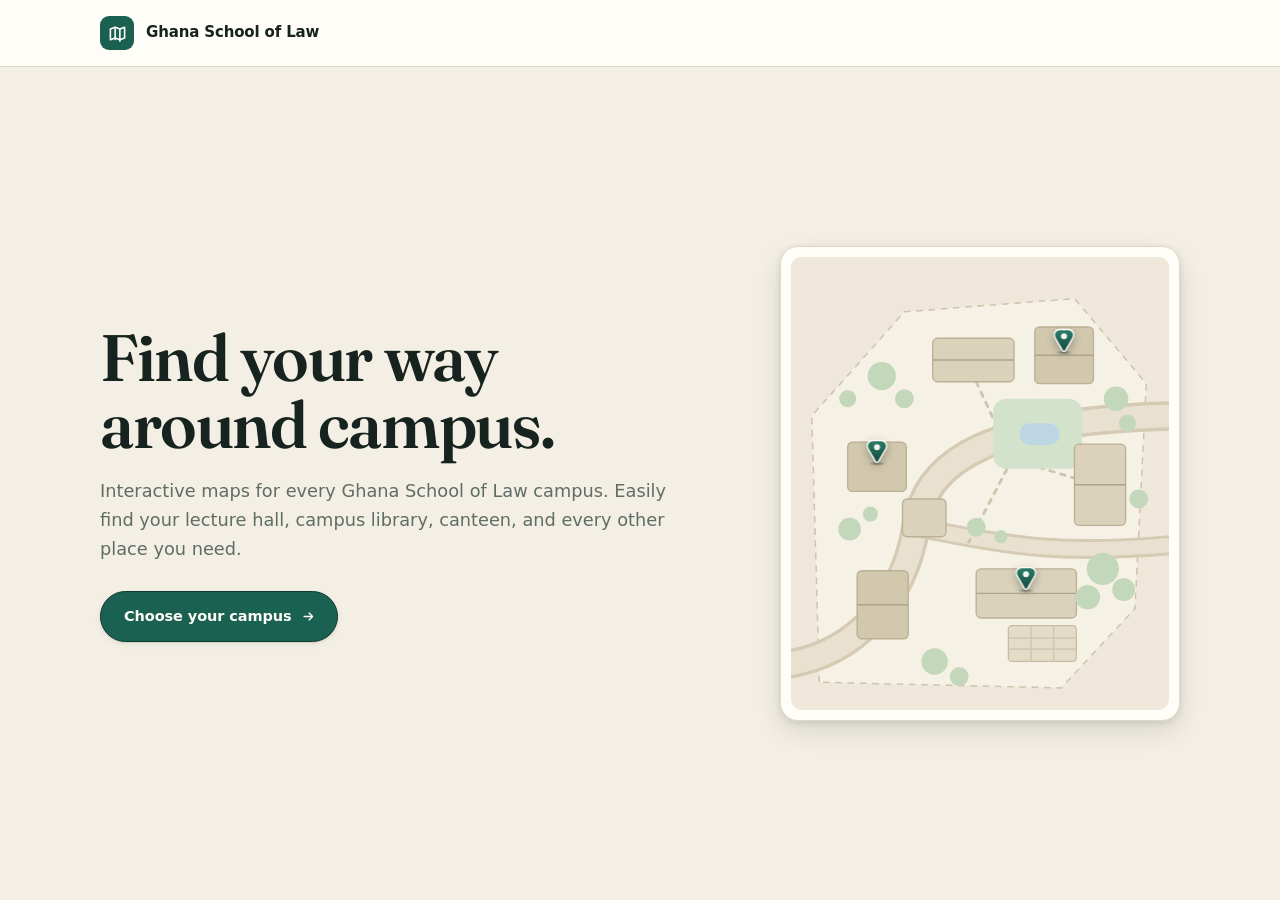
<file: index.html>
<!doctype html>
<html lang="en">
<head>
<meta charset="utf-8">
<meta name="viewport" content="width=device-width, initial-scale=1">
<title>Ghana School of Law Campus Maps</title>
<meta name="description" content="Interactive maps of every Ghana School of Law campus. Find your lecture hall, the registry, the clinic and every washroom.">
<link rel="preconnect" href="https://fonts.googleapis.com">
<link rel="preconnect" href="https://fonts.gstatic.com" crossorigin>
<link rel="stylesheet" href="https://fonts.googleapis.com/css2?family=Fraunces:opsz,wght@9..144,500..700&display=swap">
<link rel="stylesheet" href="assets/css/base.css">
<link rel="stylesheet" href="assets/css/home.css">
<script src="assets/js/home.js" defer></script>
</head>
<body>

<!-- The pointer gradient and shape, so the homepage speaks the same visual
     language as the maps themselves. -->
<svg width="0" height="0" aria-hidden="true" style="position:absolute">
  <defs>
    <linearGradient id="gradGreen" x1="0" y1="0" x2="0" y2="1">
      <stop offset="0%" stop-color="#2c7d6a"/><stop offset="100%" stop-color="#124a3d"/>
    </linearGradient>
    <symbol id="pinArrow" viewBox="0 0 30 34">
      <path d="M15 32.4c-.9 0-1.5-.5-1.9-1.1L4.3 16.2C1.7 12 4.7 6.2 9.6 6.2h10.8c4.9 0 7.9 5.8 5.3 10L16.9 31.3c-.4.6-1 1.1-1.9 1.1z"
            stroke="#fffdf7" stroke-width="1.6"/>
      <circle cx="15" cy="14.2" r="3.6" fill="#fffdf7" opacity=".95" stroke="none"/>
    </symbol>
  </defs>
</svg>

<header>
  <div class="wrap bar">
    <span class="crest">
      <svg viewBox="0 0 24 24" fill="none" stroke="currentColor" stroke-width="2" stroke-linecap="round" stroke-linejoin="round" aria-hidden="true">
        <path d="M3 6.4l6-2.2 6 2.2 6-2.2v13.4l-6 2.2-6-2.2-6 2.2z"/><path d="M9 4.2v15.4M15 6.4v15.4"/>
      </svg>
    </span>
    <strong>Ghana School of Law</strong>
  </div>
</header>

<main>
  <section class="hero">
    <div class="wrap hero-grid">

      <div class="hero-copy">
        <h1>Find your way around campus.</h1>
        <p class="deck">Interactive maps for every Ghana School of Law campus. Easily find your lecture hall, campus library, canteen, and every other place you need.</p>
        <a class="hero-cta" href="campuses.html">
          Choose your campus
          <svg viewBox="0 0 24 24" fill="none" stroke="currentColor" stroke-width="2.2" stroke-linecap="round" stroke-linejoin="round" aria-hidden="true">
            <path d="M5 12h13M13 6.5l5.5 5.5L13 17.5"/>
          </svg>
        </a>
      </div>

      <!-- An illustrated plan that belongs to no campus in particular, so the
           homepage does not favour one over the others. Drawn in the same
           vocabulary the real maps use: paths, blocks, planting, water. -->
      <div class="hero-figure">
        <div class="hero-stage">
          <div class="hero-canvas" id="heroCanvas">
            <svg class="hero-plan" viewBox="0 0 400 480" aria-hidden="true">
              <rect width="400" height="480" fill="#efe8da"/>

              <!-- campus boundary -->
              <path d="M30 450 L22 168 L120 58 L300 44 L376 134 L364 372 L286 456 Z"
                    fill="#f6f1e5" stroke="#cec4ac" stroke-width="1.6" stroke-dasharray="7 6"/>

              <!-- roads, drawn as casing then surface -->
              <g fill="none" stroke-linecap="round" stroke-linejoin="round">
                <path d="M-10 432 C70 422 120 360 132 286 C142 214 212 172 410 168" stroke="#d5cab3" stroke-width="31"/>
                <path d="M-10 432 C70 422 120 360 132 286 C142 214 212 172 410 168" stroke="#e9e1cf" stroke-width="24"/>
                <path d="M132 286 C210 300 268 318 410 304" stroke="#d5cab3" stroke-width="21"/>
                <path d="M132 286 C210 300 268 318 410 304" stroke="#e9e1cf" stroke-width="15"/>
              </g>

              <!-- footpaths -->
              <g fill="none" stroke="#cfc4ac" stroke-width="3" stroke-dasharray="5 7" stroke-linecap="round">
                <path d="M196 132 L234 214 L300 234"/>
                <path d="M234 214 L188 302"/>
              </g>

              <!-- planted quad with a water feature -->
              <rect x="214" y="150" width="94" height="74" rx="14" fill="#d3e2cb"/>
              <rect x="242" y="176" width="42" height="23" rx="11" fill="#bcd6e4"/>

              <!-- parking bays -->
              <rect x="230" y="390" width="72" height="38" rx="4" fill="#e4dcc9" stroke="#c6bba3" stroke-width="1.3"/>
              <g fill="none" stroke="#cec3ab" stroke-width="1.3">
                <path d="M230 403h72M230 415h72M254 390v38M278 390v38"/>
              </g>

              <!-- buildings -->
              <g stroke="#bcb197" stroke-width="1.5">
                <rect x="150" y="86" width="86" height="46" rx="5" fill="#dbd2bc"/>
                <rect x="258" y="74" width="62" height="60" rx="5" fill="#d2c8ae"/>
                <rect x="300" y="198" width="54" height="86" rx="5" fill="#dbd2bc"/>
                <rect x="60" y="196" width="62" height="52" rx="5" fill="#d2c8ae"/>
                <rect x="196" y="330" width="106" height="52" rx="5" fill="#dbd2bc"/>
                <rect x="70" y="332" width="54" height="72" rx="5" fill="#d2c8ae"/>
                <rect x="118" y="256" width="46" height="40" rx="5" fill="#dbd2bc"/>
              </g>
              <!-- roof ridges, the way a plan drawing marks them -->
              <g fill="none" stroke="#b0a48a" stroke-width="1.4">
                <path d="M150 109h86M196 356h106M300 241h54M70 368h54M258 104h62"/>
              </g>

              <!-- tree canopies -->
              <g fill="#c3d7ba">
                <circle cx="330" cy="330" r="17"/><circle cx="352" cy="352" r="12"/><circle cx="314" cy="360" r="13"/>
                <circle cx="96" cy="126" r="15"/><circle cx="120" cy="150" r="10"/>
                <circle cx="62" cy="288" r="12"/><circle cx="84" cy="272" r="8"/>
                <circle cx="344" cy="150" r="13"/><circle cx="356" cy="176" r="9"/>
                <circle cx="152" cy="428" r="14"/><circle cx="178" cy="444" r="10"/>
                <circle cx="60" cy="150" r="9"/><circle cx="196" cy="286" r="10"/>
                <circle cx="222" cy="296" r="7"/><circle cx="368" cy="256" r="10"/>
              </g>
            </svg>

            <span class="hero-pin" style="left:72.25%; top:21.67%; --d:0ms">
              <span class="hero-bob"><svg class="hero-arrow" aria-hidden="true"><use href="#pinArrow"/></svg></span>
              <span class="hero-ground"></span>
            </span>

            <span class="hero-pin" style="left:22.75%; top:46.25%; --d:420ms">
              <span class="hero-bob"><svg class="hero-arrow" aria-hidden="true"><use href="#pinArrow"/></svg></span>
              <span class="hero-ground"></span>
            </span>

            <span class="hero-pin" style="left:62.25%; top:74.17%; --d:840ms">
              <span class="hero-bob"><svg class="hero-arrow" aria-hidden="true"><use href="#pinArrow"/></svg></span>
              <span class="hero-ground"></span>
            </span>
          </div>
        </div>
      </div>

    </div>
  </section>
</main>

</body>
</html>
</file>
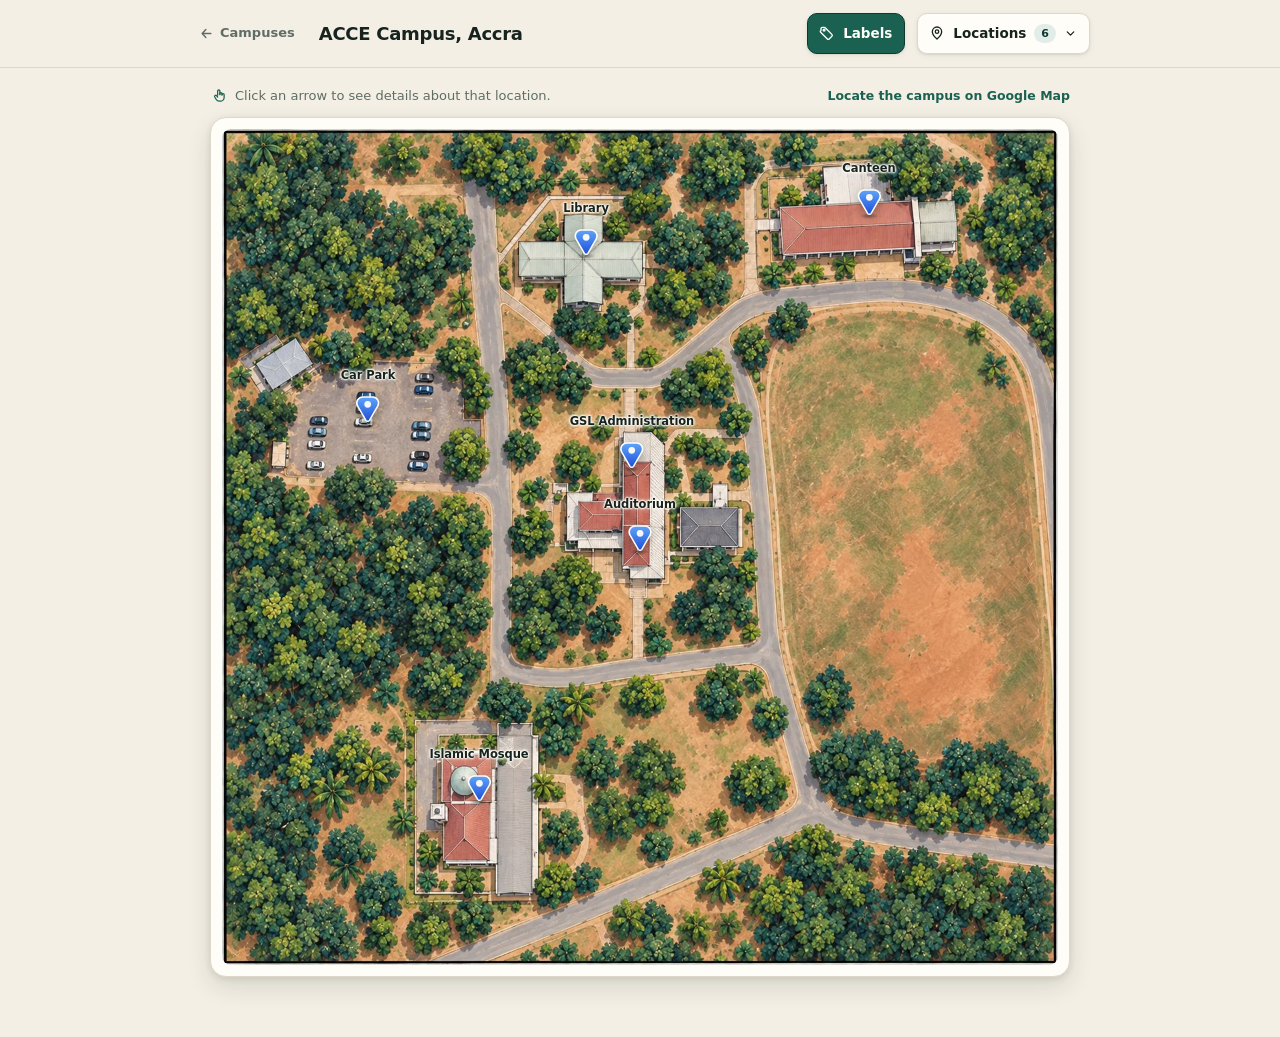
<file: acce-campus-map.html>
<!doctype html>
<html lang="en">
<head>
<meta charset="utf-8">
<meta name="viewport" content="width=device-width, initial-scale=1">
<title>ACCE Campus Map</title>
<meta name="description" content="Interactive map of the Ghana School of Law campus at Accra College of Education, East Legon.">
<link rel="stylesheet" href="assets/css/base.css">
<link rel="stylesheet" href="assets/css/map.css">
<link rel="stylesheet" href="assets/css/map-precinct.css">
<script src="assets/js/icons.js" defer></script>
<script src="assets/js/map-core.js" defer></script>
<script src="assets/data/acce.js" defer></script>
<script src="assets/js/precinct-map.js" defer></script>
</head>
<body class="campus-acce">

<!-- Shared gradients for the pointer bodies. Referenced by fill:url(#id) in CSS. -->
<svg width="0" height="0" aria-hidden="true" style="position:absolute">
  <defs>
    <linearGradient id="gradGreen" x1="0" y1="0" x2="0" y2="1">
      <stop offset="0%" stop-color="#2c7d6a"/><stop offset="100%" stop-color="#124a3d"/>
    </linearGradient>
    <linearGradient id="gradGreenLit" x1="0" y1="0" x2="0" y2="1">
      <stop offset="0%" stop-color="#3d9a84"/><stop offset="100%" stop-color="#17604f"/>
    </linearGradient>
    <linearGradient id="gradGold" x1="0" y1="0" x2="0" y2="1">
      <stop offset="0%" stop-color="#eeb254"/><stop offset="100%" stop-color="#b1741f"/>
    </linearGradient>
    <linearGradient id="gradPin" x1="0" y1="0" x2="0" y2="1">
      <stop offset="0%" stop-color="#60a5fa"/><stop offset="100%" stop-color="#1d4ed8"/>
    </linearGradient>
    <linearGradient id="gradPinLit" x1="0" y1="0" x2="0" y2="1">
      <stop offset="0%" stop-color="#93c5fd"/><stop offset="100%" stop-color="#2563eb"/>
    </linearGradient>
  </defs>
</svg>

<header>
  <div class="wrap bar">
    <a class="back" href="campuses.html">
      <svg viewBox="0 0 24 24" fill="none" stroke="currentColor" stroke-width="2.2" stroke-linecap="round" stroke-linejoin="round" aria-hidden="true">
        <path d="M19 12H6M11 5.5L5 12l6 6.5"/>
      </svg>
      <span>Campuses</span>
    </a>
    <div class="title"><h1>ACCE Campus, Accra</h1></div>

    <button class="lbl-btn" id="btnLabels" type="button" aria-pressed="true" title="Show or hide the arrows and names">
      <svg viewBox="0 0 24 24" fill="none" stroke="currentColor" stroke-width="2" stroke-linecap="round" stroke-linejoin="round" aria-hidden="true">
        <path d="M3 8.4V5.5a2 2 0 0 1 2-2h2.9a2 2 0 0 1 1.4.6l10 10a2 2 0 0 1 0 2.8l-4 4a2 2 0 0 1-2.8 0l-10-10a2 2 0 0 1-.6-1.4z"/>
        <circle cx="7.6" cy="7.6" r="1.4"/>
      </svg>
      <span class="label">Labels</span>
    </button>

    <div class="browse">
      <button class="browse-btn" id="browseBtn" type="button" aria-expanded="false" aria-controls="browsePanel" aria-haspopup="listbox">
        <svg class="lead" viewBox="0 0 24 24" fill="none" stroke="currentColor" stroke-width="2" stroke-linecap="round" stroke-linejoin="round" aria-hidden="true">
          <path d="M12 21s7-6.1 7-11a7 7 0 1 0-14 0c0 4.9 7 11 7 11z"/><circle cx="12" cy="10" r="2.6"/>
        </svg>
        <span class="label">Locations</span>
        <span class="badge" id="badge">0</span>
        <svg class="chev" viewBox="0 0 24 24" fill="none" stroke="currentColor" stroke-width="2.4" stroke-linecap="round" stroke-linejoin="round" aria-hidden="true">
          <path d="M6 9l6 6 6-6"/>
        </svg>
      </button>

      <div class="panel" id="browsePanel" hidden>
        <ul id="list" role="listbox" aria-label="Campus locations"></ul>
      </div>
    </div>
  </div>
</header>

<div class="wrap">
  <main>
    <p class="hint">
      <svg viewBox="0 0 24 24" fill="none" stroke="currentColor" stroke-width="2" stroke-linecap="round" stroke-linejoin="round" aria-hidden="true">
        <path d="M9 11.5V4.8a1.8 1.8 0 1 1 3.6 0v5.4"/>
        <path d="M12.6 10.6V9a1.7 1.7 0 1 1 3.4 0v1.9"/>
        <path d="M16 11.2v-.7a1.7 1.7 0 1 1 3.4 0V15a6 6 0 0 1-6 6h-1.7a6 6 0 0 1-5.2-3l-2.1-3.6a1.8 1.8 0 0 1 3-2l1.6 2"/>
      </svg>
      Click an arrow to see details about that location.
      <a class="campus-gps" href="https://www.google.com/maps?q=5.65785,-0.16108"
         target="_blank" rel="noopener">Locate the campus on Google Map</a>
    </p>

    <div class="stage">
      <div class="canvas" id="canvas">
        <img class="plan" id="plan" src="assets/img/acce/acce-campus-plan.webp" alt="Illustrated plan of the Accra College of Education campus">
        <!-- viewBox must match the coordinate space the landmark data uses. -->
        <svg class="landmarks" id="landmarks" viewBox="0 0 1254 1254" preserveAspectRatio="none" aria-hidden="true"></svg>
        <div class="pins" id="pins"></div>
        <div class="info" id="info" role="dialog" aria-labelledby="info-title" hidden></div>
      </div>
    </div>
  </main>
</div>

</body>
</html>
</file>
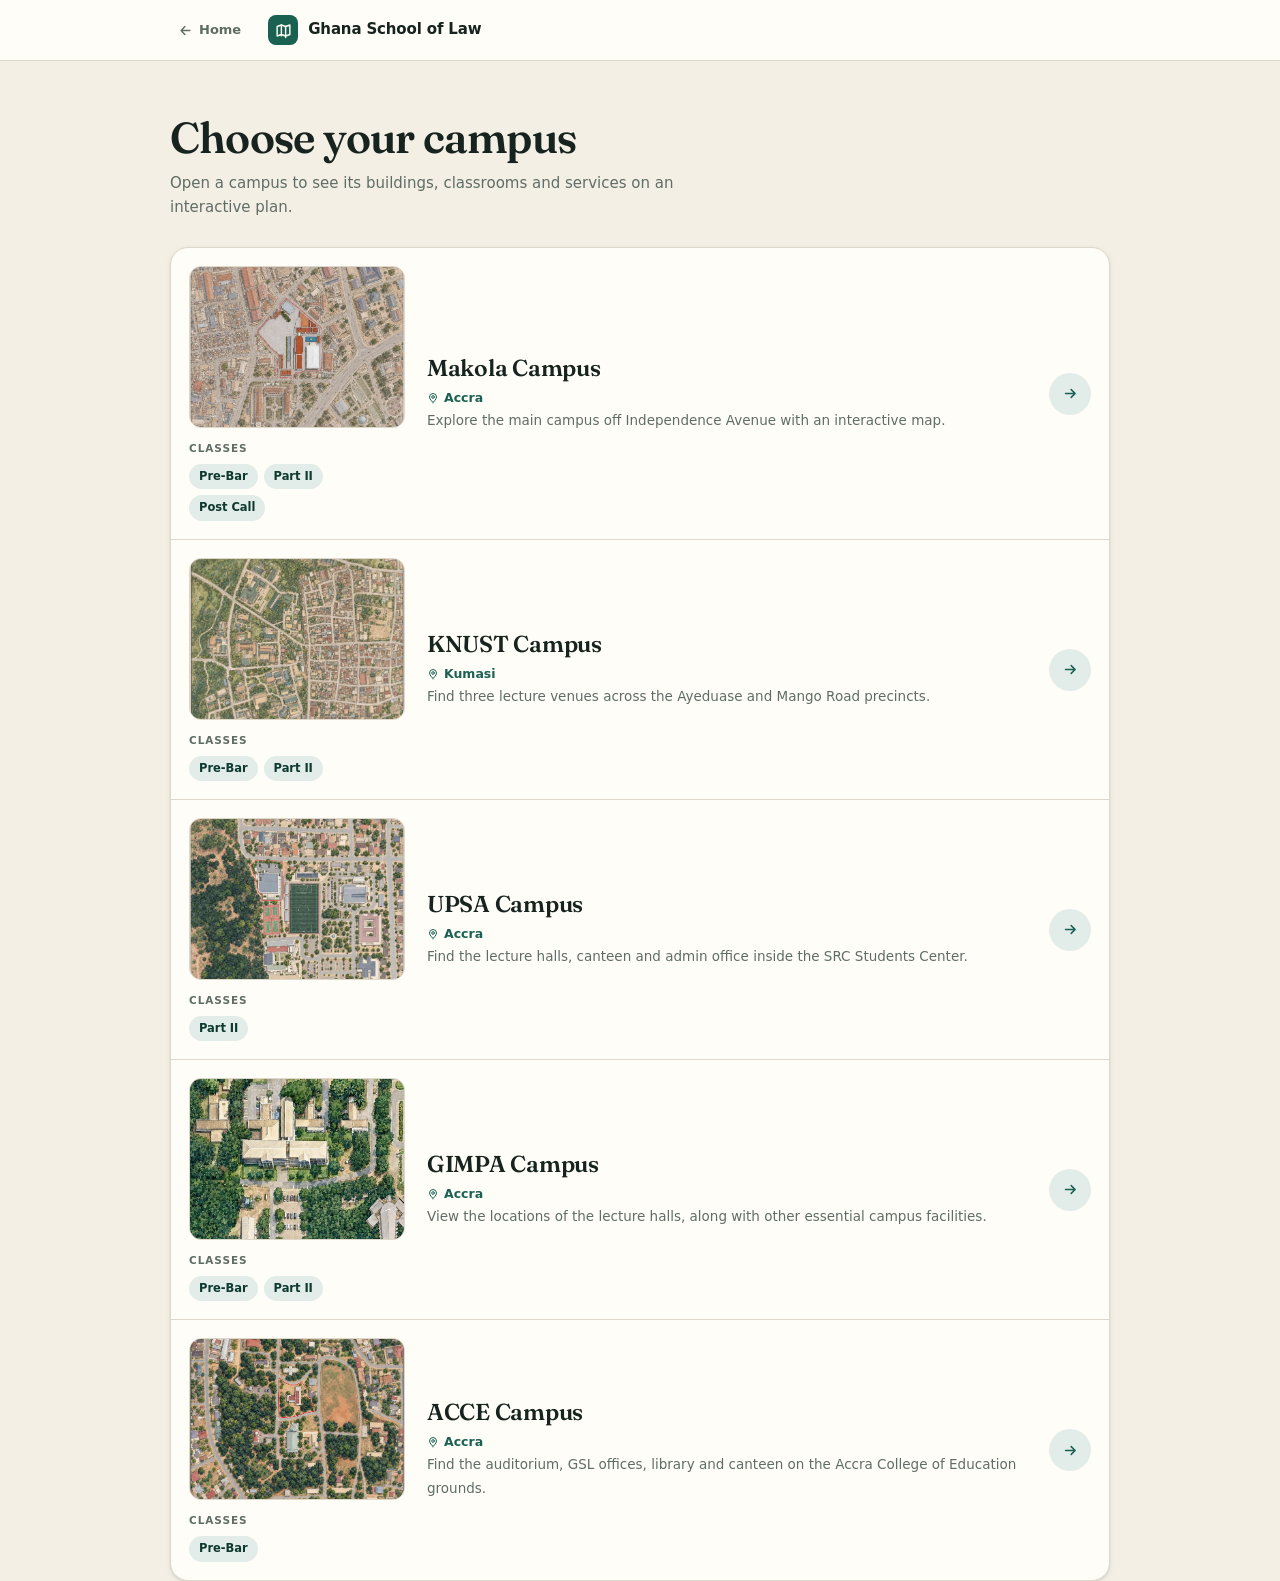
<file: campuses.html>
<!doctype html>
<html lang="en">
<head>
<meta charset="utf-8">
<meta name="viewport" content="width=device-width, initial-scale=1">
<title>Choose your campus — Ghana School of Law</title>
<meta name="description" content="Pick a Ghana School of Law campus to open its interactive map.">
<link rel="preconnect" href="https://fonts.googleapis.com">
<link rel="preconnect" href="https://fonts.gstatic.com" crossorigin>
<link rel="stylesheet" href="https://fonts.googleapis.com/css2?family=Fraunces:opsz,wght@9..144,500..700&display=swap">
<link rel="stylesheet" href="assets/css/base.css">
<link rel="stylesheet" href="assets/css/campuses.css">
<script src="assets/js/icons.js" defer></script>
<script src="assets/data/campuses.js" defer></script>
<script src="assets/js/campus-list.js" defer></script>
</head>
<body>

<header>
  <div class="wrap bar">
    <a class="home" href="index.html">
      <svg viewBox="0 0 24 24" fill="none" stroke="currentColor" stroke-width="2.2" stroke-linecap="round" stroke-linejoin="round" aria-hidden="true">
        <path d="M19 12H6M11 5.5L5 12l6 6.5"/>
      </svg>
      <span>Home</span>
    </a>
    <span class="crest">
      <svg viewBox="0 0 24 24" fill="none" stroke="currentColor" stroke-width="2" stroke-linecap="round" stroke-linejoin="round" aria-hidden="true">
        <path d="M3 6.4l6-2.2 6 2.2 6-2.2v13.4l-6 2.2-6-2.2-6 2.2z"/><path d="M9 4.2v15.4M15 6.4v15.4"/>
      </svg>
    </span>
    <strong>Ghana School of Law</strong>
  </div>
</header>

<main class="wrap">
  <div class="intro">
    <h1>Choose your campus</h1>
    <p>Open a campus to see its buildings, classrooms and services on an interactive plan.</p>
  </div>

  <!-- Rows are built by assets/js/campus-list.js from assets/data/campuses.js -->
  <ul class="campus-list" id="list"></ul>
  <section class="upcoming" id="upcoming" hidden></section>
</main>

</body>
</html>
</file>
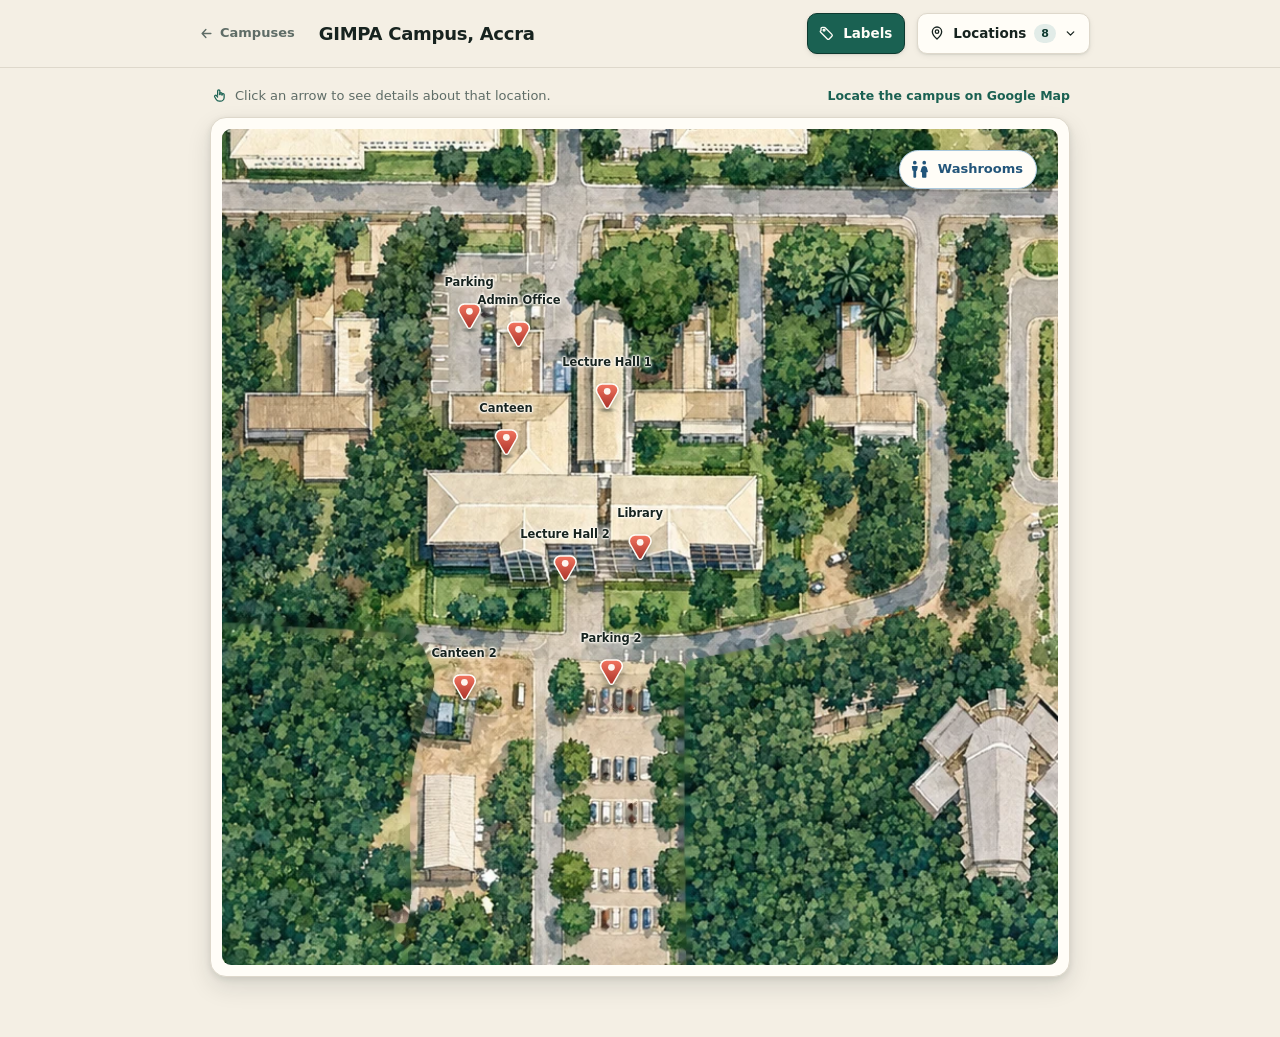
<file: gimpa-campus-map.html>
<!doctype html>
<html lang="en">
<head>
<meta charset="utf-8">
<meta name="viewport" content="width=device-width, initial-scale=1">
<title>GIMPA Campus Map</title>
<meta name="description" content="Interactive map of the Ghana School of Law GIMPA campus, Accra.">
<link rel="stylesheet" href="assets/css/base.css">
<link rel="stylesheet" href="assets/css/map.css">
<link rel="stylesheet" href="assets/css/map-precinct.css">
<script src="assets/js/icons.js" defer></script>
<script src="assets/js/map-core.js" defer></script>
<script src="assets/data/gimpa.js" defer></script>
<script src="assets/js/precinct-map.js" defer></script>
</head>
<body class="campus-gimpa">

<!-- Shared gradients for the pointer bodies. Referenced by fill:url(#id) in CSS. -->
<svg width="0" height="0" aria-hidden="true" style="position:absolute">
  <defs>
    <linearGradient id="gradGreen" x1="0" y1="0" x2="0" y2="1">
      <stop offset="0%" stop-color="#2c7d6a"/><stop offset="100%" stop-color="#124a3d"/>
    </linearGradient>
    <linearGradient id="gradGreenLit" x1="0" y1="0" x2="0" y2="1">
      <stop offset="0%" stop-color="#3d9a84"/><stop offset="100%" stop-color="#17604f"/>
    </linearGradient>
    <linearGradient id="gradGold" x1="0" y1="0" x2="0" y2="1">
      <stop offset="0%" stop-color="#eeb254"/><stop offset="100%" stop-color="#b1741f"/>
    </linearGradient>
    <linearGradient id="gradPin" x1="0" y1="0" x2="0" y2="1">
      <stop offset="0%" stop-color="#f47761"/><stop offset="100%" stop-color="#a93229"/>
    </linearGradient>
    <linearGradient id="gradPinLit" x1="0" y1="0" x2="0" y2="1">
      <stop offset="0%" stop-color="#ff927d"/><stop offset="100%" stop-color="#d94f3d"/>
    </linearGradient>
  </defs>
</svg>

<header>
  <div class="wrap bar">
    <a class="back" href="campuses.html">
      <svg viewBox="0 0 24 24" fill="none" stroke="currentColor" stroke-width="2.2" stroke-linecap="round" stroke-linejoin="round" aria-hidden="true">
        <path d="M19 12H6M11 5.5L5 12l6 6.5"/>
      </svg>
      <span>Campuses</span>
    </a>
    <div class="title"><h1>GIMPA Campus, Accra</h1></div>

    <button class="lbl-btn" id="btnLabels" type="button" aria-pressed="true" title="Show or hide the arrows and names">
      <svg viewBox="0 0 24 24" fill="none" stroke="currentColor" stroke-width="2" stroke-linecap="round" stroke-linejoin="round" aria-hidden="true">
        <path d="M3 8.4V5.5a2 2 0 0 1 2-2h2.9a2 2 0 0 1 1.4.6l10 10a2 2 0 0 1 0 2.8l-4 4a2 2 0 0 1-2.8 0l-10-10a2 2 0 0 1-.6-1.4z"/>
        <circle cx="7.6" cy="7.6" r="1.4"/>
      </svg>
      <span class="label">Labels</span>
    </button>

    <div class="browse">
      <button class="browse-btn" id="browseBtn" type="button" aria-expanded="false" aria-controls="browsePanel" aria-haspopup="listbox">
        <svg class="lead" viewBox="0 0 24 24" fill="none" stroke="currentColor" stroke-width="2" stroke-linecap="round" stroke-linejoin="round" aria-hidden="true">
          <path d="M12 21s7-6.1 7-11a7 7 0 1 0-14 0c0 4.9 7 11 7 11z"/><circle cx="12" cy="10" r="2.6"/>
        </svg>
        <span class="label">Locations</span>
        <span class="badge" id="badge">0</span>
        <svg class="chev" viewBox="0 0 24 24" fill="none" stroke="currentColor" stroke-width="2.4" stroke-linecap="round" stroke-linejoin="round" aria-hidden="true">
          <path d="M6 9l6 6 6-6"/>
        </svg>
      </button>

      <div class="panel" id="browsePanel" hidden>
        <ul id="list" role="listbox" aria-label="Campus locations"></ul>
      </div>
    </div>
  </div>
</header>

<div class="wrap">
  <main>
    <p class="hint">
      <svg viewBox="0 0 24 24" fill="none" stroke="currentColor" stroke-width="2" stroke-linecap="round" stroke-linejoin="round" aria-hidden="true">
        <path d="M9 11.5V4.8a1.8 1.8 0 1 1 3.6 0v5.4"/>
        <path d="M12.6 10.6V9a1.7 1.7 0 1 1 3.4 0v1.9"/>
        <path d="M16 11.2v-.7a1.7 1.7 0 1 1 3.4 0V15a6 6 0 0 1-6 6h-1.7a6 6 0 0 1-5.2-3l-2.1-3.6a1.8 1.8 0 0 1 3-2l1.6 2"/>
      </svg>
      Click an arrow to see details about that location.
      <a class="campus-gps" href="https://www.google.com/maps?q=5.63348,-0.20006"
         target="_blank" rel="noopener">Locate the campus on Google Map</a>
    </p>

    <div class="stage">
      <div class="canvas" id="canvas">
        <img class="plan" id="plan" src="assets/img/gimpa/gimpa-precinct-plan.webp" alt="Illustrated plan of the GIMPA law campus">
        <!-- viewBox must match the coordinate space the landmark data uses. -->
        <svg class="landmarks" id="landmarks" viewBox="0 0 800 800" preserveAspectRatio="none" aria-hidden="true"></svg>
        <div class="pins" id="pins"></div>

        <div class="svc-bar" aria-label="Campus facilities">
          <button class="svc-btn washroom" id="btnWashrooms" type="button" aria-pressed="false"
                  aria-controls="info" title="Washroom information">
            <svg viewBox="0 0 24 24" aria-hidden="true" fill="currentColor">
              <circle cx="6.6" cy="4.2" r="2.1"/>
              <path d="M4.3 7.9h4.6c.7 0 1.2.6 1.1 1.3l-.9 4.2H8.2v7.2c0 .5-.4.9-.9.9H5.9c-.5 0-.9-.4-.9-.9v-7.2H4.1l-.9-4.2c-.1-.7.4-1.3 1.1-1.3z"/>
              <circle cx="17.4" cy="4.2" r="2.1"/>
              <path d="M17.4 7.9c1.7 0 2.7 1 3.1 2.4l1.1 3.9c.1.5-.2.9-.7.9h-1v5.5c0 .5-.4.9-.9.9h-3.2c-.5 0-.9-.4-.9-.9v-5.5h-1c-.5 0-.8-.4-.7-.9l1.1-3.9c.4-1.4 1.4-2.4 3.1-2.4z"/>
            </svg>
            <span class="label">Washrooms</span>
          </button>
        </div>

        <div class="info" id="info" role="dialog" aria-labelledby="info-title" hidden></div>
      </div>
    </div>
  </main>
</div>

</body>
</html>
</file>
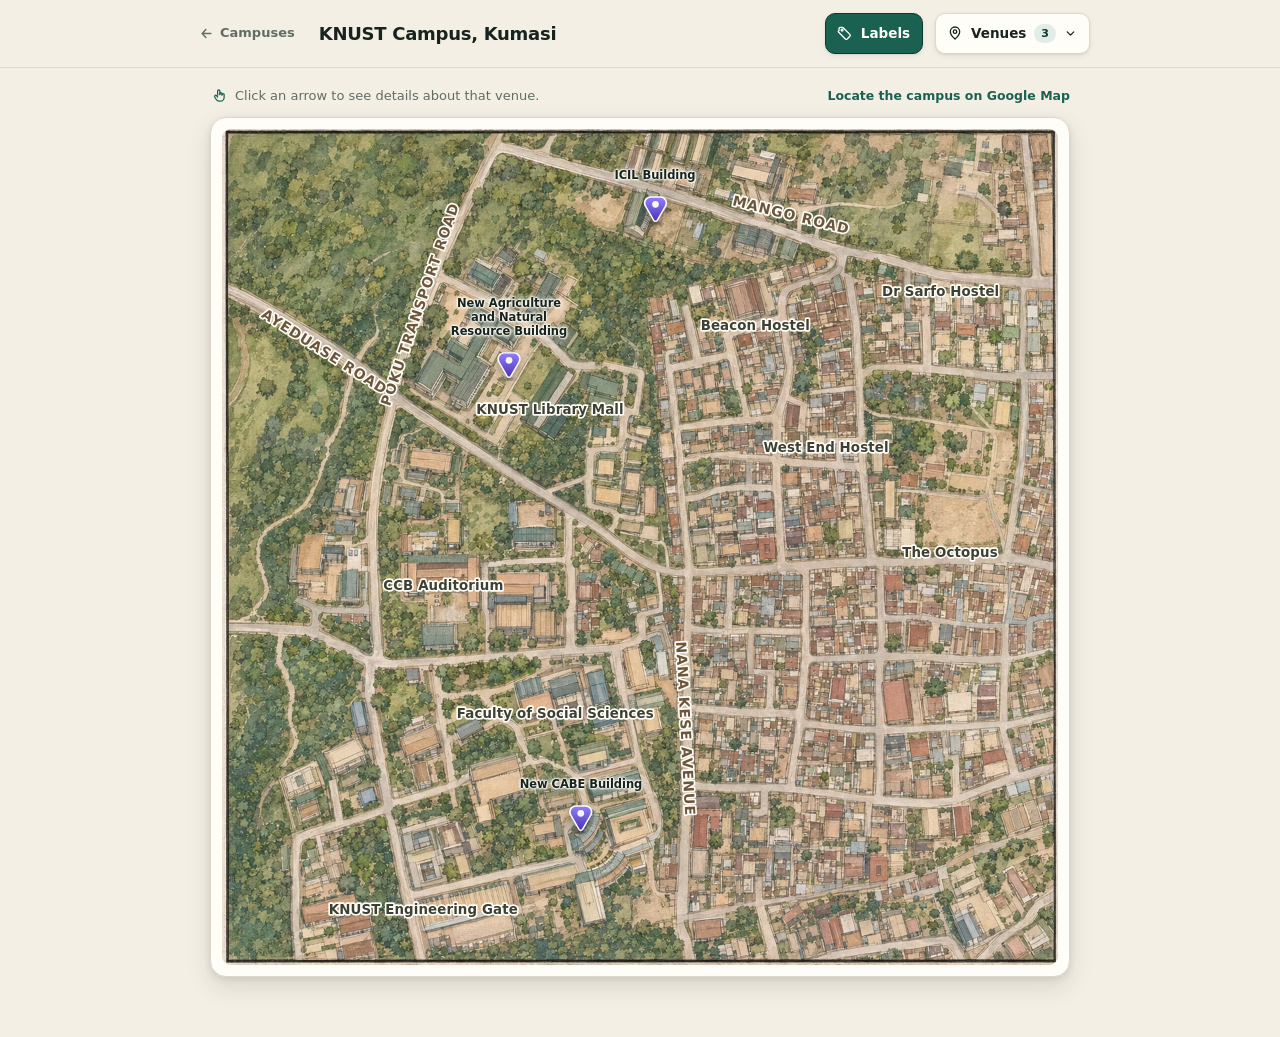
<file: knust-campus-map.html>
<!doctype html>
<html lang="en">
<head>
<meta charset="utf-8">
<meta name="viewport" content="width=device-width, initial-scale=1">
<title>KNUST Campus Map</title>
<meta name="description" content="Interactive map of the Ghana School of Law class venues on the KNUST campus, Kumasi.">
<link rel="stylesheet" href="assets/css/base.css">
<link rel="stylesheet" href="assets/css/map.css">
<link rel="stylesheet" href="assets/css/map-precinct.css">
<script src="assets/js/icons.js" defer></script>
<script src="assets/js/map-core.js" defer></script>
<script src="assets/data/knust.js" defer></script>
<script src="assets/js/precinct-map.js" defer></script>
</head>
<body class="campus-knust">

<!-- Shared gradients for the pointer bodies. Referenced by fill:url(#id) in CSS. -->
<svg width="0" height="0" aria-hidden="true" style="position:absolute">
  <defs>
    <linearGradient id="gradGreen" x1="0" y1="0" x2="0" y2="1">
      <stop offset="0%" stop-color="#2c7d6a"/><stop offset="100%" stop-color="#124a3d"/>
    </linearGradient>
    <linearGradient id="gradGreenLit" x1="0" y1="0" x2="0" y2="1">
      <stop offset="0%" stop-color="#3d9a84"/><stop offset="100%" stop-color="#17604f"/>
    </linearGradient>
    <linearGradient id="gradGold" x1="0" y1="0" x2="0" y2="1">
      <stop offset="0%" stop-color="#eeb254"/><stop offset="100%" stop-color="#b1741f"/>
    </linearGradient>
    <linearGradient id="gradPin" x1="0" y1="0" x2="0" y2="1">
      <stop offset="0%" stop-color="#9380ff"/><stop offset="100%" stop-color="#4932b3"/>
    </linearGradient>
    <linearGradient id="gradPinLit" x1="0" y1="0" x2="0" y2="1">
      <stop offset="0%" stop-color="#aa9cff"/><stop offset="100%" stop-color="#6d4aff"/>
    </linearGradient>
  </defs>
</svg>

<header>
  <div class="wrap bar">
    <a class="back" href="campuses.html">
      <svg viewBox="0 0 24 24" fill="none" stroke="currentColor" stroke-width="2.2" stroke-linecap="round" stroke-linejoin="round" aria-hidden="true">
        <path d="M19 12H6M11 5.5L5 12l6 6.5"/>
      </svg>
      <span>Campuses</span>
    </a>
    <div class="title"><h1>KNUST Campus, Kumasi</h1></div>

    <button class="lbl-btn" id="btnLabels" type="button" aria-pressed="true" title="Show or hide the arrows and names">
      <svg viewBox="0 0 24 24" fill="none" stroke="currentColor" stroke-width="2" stroke-linecap="round" stroke-linejoin="round" aria-hidden="true">
        <path d="M3 8.4V5.5a2 2 0 0 1 2-2h2.9a2 2 0 0 1 1.4.6l10 10a2 2 0 0 1 0 2.8l-4 4a2 2 0 0 1-2.8 0l-10-10a2 2 0 0 1-.6-1.4z"/>
        <circle cx="7.6" cy="7.6" r="1.4"/>
      </svg>
      <span class="label">Labels</span>
    </button>

    <div class="browse">
      <button class="browse-btn" id="browseBtn" type="button" aria-expanded="false" aria-controls="browsePanel" aria-haspopup="listbox">
        <svg class="lead" viewBox="0 0 24 24" fill="none" stroke="currentColor" stroke-width="2" stroke-linecap="round" stroke-linejoin="round" aria-hidden="true">
          <path d="M12 21s7-6.1 7-11a7 7 0 1 0-14 0c0 4.9 7 11 7 11z"/><circle cx="12" cy="10" r="2.6"/>
        </svg>
        <span class="label">Venues</span>
        <span class="badge" id="badge">0</span>
        <svg class="chev" viewBox="0 0 24 24" fill="none" stroke="currentColor" stroke-width="2.4" stroke-linecap="round" stroke-linejoin="round" aria-hidden="true">
          <path d="M6 9l6 6 6-6"/>
        </svg>
      </button>

      <div class="panel" id="browsePanel" hidden>
        <ul id="list" role="listbox" aria-label="Class venues"></ul>
      </div>
    </div>
  </div>
</header>

<div class="wrap">
  <main>
    <p class="hint">
      <svg viewBox="0 0 24 24" fill="none" stroke="currentColor" stroke-width="2" stroke-linecap="round" stroke-linejoin="round" aria-hidden="true">
        <path d="M9 11.5V4.8a1.8 1.8 0 1 1 3.6 0v5.4"/>
        <path d="M12.6 10.6V9a1.7 1.7 0 1 1 3.4 0v1.9"/>
        <path d="M16 11.2v-.7a1.7 1.7 0 1 1 3.4 0V15a6 6 0 0 1-6 6h-1.7a6 6 0 0 1-5.2-3l-2.1-3.6a1.8 1.8 0 0 1 3-2l1.6 2"/>
      </svg>
      Click an arrow to see details about that venue.
      <a class="campus-gps" href="https://www.google.com/maps?q=6.6791449,-1.5641091"
         target="_blank" rel="noopener">Locate the campus on Google Map</a>
    </p>

    <div class="stage">
      <div class="canvas" id="canvas">
        <img class="plan" id="plan" src="assets/img/knust/knust-precinct-plan.webp" alt="Illustrated plan of the KNUST Ayeduase precinct">
        <!-- viewBox must match the coordinate space the landmark data uses. -->
        <svg class="landmarks" id="landmarks" viewBox="0 0 1254 1254" preserveAspectRatio="none" aria-hidden="true"></svg>
        <div class="pins" id="pins"></div>
        <div class="info" id="info" role="dialog" aria-labelledby="info-title" hidden></div>
      </div>
    </div>
  </main>
</div>

</body>
</html>
</file>
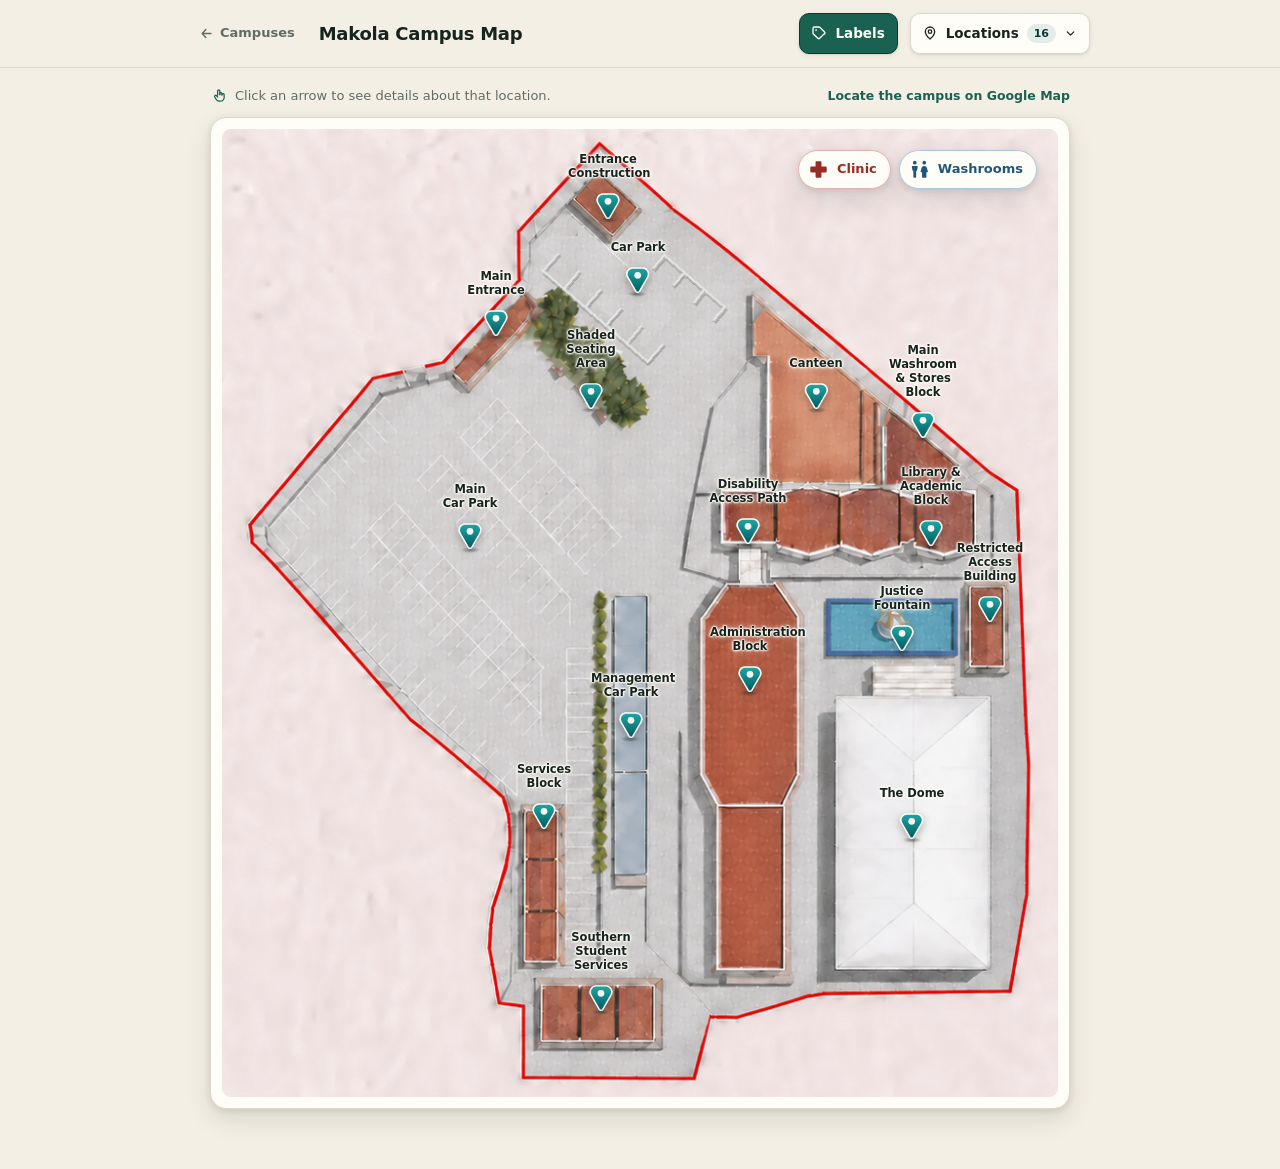
<file: makola-campus-map.html>
<!doctype html>
<html lang="en">
<head>
<meta charset="utf-8">
<meta name="viewport" content="width=device-width, initial-scale=1">
<title>Makola Campus Map</title>
<meta name="description" content="Interactive map of the Ghana School of Law Makola campus, Accra.">
<link rel="stylesheet" href="assets/css/base.css">
<link rel="stylesheet" href="assets/css/map.css">
<link rel="stylesheet" href="assets/css/map-makola.css">
<script src="assets/js/icons.js" defer></script>
<script src="assets/js/map-core.js" defer></script>
<script src="assets/data/makola.js" defer></script>
<script src="assets/js/makola-map.js" defer></script>
</head>
<body class="campus-makola">

<!-- Shared gradients for the pointer bodies. Referenced by fill:url(#id) in CSS. -->
<svg width="0" height="0" aria-hidden="true" style="position:absolute">
  <defs>
    <linearGradient id="gradGreen" x1="0" y1="0" x2="0" y2="1">
      <stop offset="0%" stop-color="#2c7d6a"/><stop offset="100%" stop-color="#124a3d"/>
    </linearGradient>
    <linearGradient id="gradGreenLit" x1="0" y1="0" x2="0" y2="1">
      <stop offset="0%" stop-color="#3d9a84"/><stop offset="100%" stop-color="#17604f"/>
    </linearGradient>
    <linearGradient id="gradGold" x1="0" y1="0" x2="0" y2="1">
      <stop offset="0%" stop-color="#eeb254"/><stop offset="100%" stop-color="#b1741f"/>
    </linearGradient>
    <linearGradient id="gradPin" x1="0" y1="0" x2="0" y2="1">
      <stop offset="0%" stop-color="#20a7a5"/><stop offset="100%" stop-color="#005b62"/>
    </linearGradient>
    <linearGradient id="gradPinLit" x1="0" y1="0" x2="0" y2="1">
      <stop offset="0%" stop-color="#42c2bf"/><stop offset="100%" stop-color="#007c83"/>
    </linearGradient>
    <linearGradient id="gradRed" x1="0" y1="0" x2="0" y2="1">
      <stop offset="0%" stop-color="#d9584f"/><stop offset="100%" stop-color="#982c25"/>
    </linearGradient>
    <linearGradient id="gradBlue" x1="0" y1="0" x2="0" y2="1">
      <stop offset="0%" stop-color="#4a90c2"/><stop offset="100%" stop-color="#22557a"/>
    </linearGradient>
  </defs>
</svg>

<header>
  <div class="wrap bar">
    <a class="back" href="campuses.html">
      <svg viewBox="0 0 24 24" fill="none" stroke="currentColor" stroke-width="2.2" stroke-linecap="round" stroke-linejoin="round" aria-hidden="true">
        <path d="M19 12H6M11 5.5L5 12l6 6.5"/>
      </svg>
      <span>Campuses</span>
    </a>
    <div class="title"><h1>Makola Campus Map</h1></div>

    <button class="lbl-btn" id="btnLabels" type="button" aria-pressed="true" title="Show or hide the arrows and names">
      <svg viewBox="0 0 24 24" fill="none" stroke="currentColor" stroke-width="2" stroke-linecap="round" stroke-linejoin="round" aria-hidden="true">
        <path d="M20.4 12.6 13 20a2 2 0 0 1-2.8 0l-6.6-6.6A2 2 0 0 1 3 12V5a2 2 0 0 1 2-2h7a2 2 0 0 1 1.4.6l7 7a2 2 0 0 1 0 2.8z"/>
        <circle cx="7.6" cy="7.6" r="1.4" fill="currentColor" stroke="none"/>
      </svg>
      <span class="label">Labels</span>
    </button>

    <div class="browse">
      <button class="browse-btn" id="browseBtn" type="button" aria-expanded="false" aria-controls="browsePanel" aria-haspopup="listbox">
        <svg class="lead" viewBox="0 0 24 24" fill="none" stroke="currentColor" stroke-width="2" stroke-linecap="round" stroke-linejoin="round" aria-hidden="true">
          <path d="M12 21s7-6.1 7-11a7 7 0 1 0-14 0c0 4.9 7 11 7 11z"/><circle cx="12" cy="10" r="2.6"/>
        </svg>
        <span class="label">Locations</span>
        <span class="badge" id="badge">0</span>
        <svg class="chev" viewBox="0 0 24 24" fill="none" stroke="currentColor" stroke-width="2.4" stroke-linecap="round" stroke-linejoin="round" aria-hidden="true">
          <path d="M6 9l6 6 6-6"/>
        </svg>
      </button>

      <div class="panel" id="browsePanel" hidden>
        <div class="panel-search">
          <svg viewBox="0 0 24 24" fill="none" stroke="currentColor" stroke-width="2" stroke-linecap="round" aria-hidden="true">
            <circle cx="11" cy="11" r="7"/><path d="M20 20l-3.6-3.6"/>
          </svg>
          <input id="q" type="search" aria-label="Search places and offices" placeholder="Search a place or office&hellip;" autocomplete="off" aria-controls="list">
        </div>
        <ul id="list" role="listbox" aria-label="Campus locations"></ul>
      </div>
    </div>
  </div>
</header>

<div class="wrap">
  <main>
    <p class="hint">
      <svg viewBox="0 0 24 24" fill="none" stroke="currentColor" stroke-width="2" stroke-linecap="round" stroke-linejoin="round" aria-hidden="true">
        <path d="M9 11.5V4.8a1.8 1.8 0 1 1 3.6 0v5.4"/>
        <path d="M12.6 10.6V9a1.7 1.7 0 1 1 3.4 0v1.9"/>
        <path d="M16 11.2v-.7a1.7 1.7 0 1 1 3.4 0V15a6 6 0 0 1-6 6h-1.7a6 6 0 0 1-5.2-3l-2.1-3.6a1.8 1.8 0 0 1 3-2l1.6 2"/>
      </svg>
      Click an arrow to see details about that location.
      <a class="campus-gps" href="https://www.google.com/maps?q=Ghana+School+of+Law,+Makola,+Accra"
         target="_blank" rel="noopener">Locate the campus on Google Map</a>
    </p>

    <div class="stage">
      <div class="canvas" id="canvas">
        <!-- .layer crops the plan's empty margin while keeping every
             coordinate in the original 1512 x 1036 space. -->
        <div class="layer">
          <img src="assets/img/makola/makola-campus-plan-updated-v4.png" alt="Aerial plan of the Makola campus">
          <svg class="shapes" id="shapes" viewBox="0 0 1512 1036" aria-hidden="true"></svg>
          <div class="pins" id="pins"></div>
          <div class="svcpins" id="svcpins" hidden></div>
        </div>

        <div class="svc-bar">
          <button class="svc-btn clinic" id="btnClinic" type="button" aria-pressed="false" title="Show the campus clinic">
            <svg viewBox="0 0 24 24" aria-hidden="true">
              <path fill="currentColor" d="M10 2.6h4c.8 0 1.4.6 1.4 1.4v4.6H20c.8 0 1.4.6 1.4 1.4v4c0 .8-.6 1.4-1.4 1.4h-4.6V20c0 .8-.6 1.4-1.4 1.4h-4c-.8 0-1.4-.6-1.4-1.4v-4.6H4c-.8 0-1.4-.6-1.4-1.4v-4c0-.8.6-1.4 1.4-1.4h4.6V4c0-.8.6-1.4 1.4-1.4z"/>
            </svg>
            <span class="label">Clinic</span>
          </button>
          <button class="svc-btn washroom" id="btnWc" type="button" aria-pressed="false" title="Show every washroom">
            <svg viewBox="0 0 24 24" aria-hidden="true" fill="currentColor">
              <circle cx="6.6" cy="4.2" r="2.1"/>
              <path d="M4.3 7.9h4.6c.7 0 1.2.6 1.1 1.3l-.9 4.2H8.2v7.2c0 .5-.4.9-.9.9H5.9c-.5 0-.9-.4-.9-.9v-7.2H4.1l-.9-4.2c-.1-.7.4-1.3 1.1-1.3z"/>
              <circle cx="17.4" cy="4.2" r="2.1"/>
              <path d="M17.4 7.9c1.7 0 2.7 1 3.1 2.4l1.1 3.9c.1.5-.2.9-.7.9h-1v5.5c0 .5-.4.9-.9.9h-3.2c-.5 0-.9-.4-.9-.9v-5.5h-1c-.5 0-.8-.4-.7-.9l1.1-3.9c.4-1.4 1.4-2.4 3.1-2.4z"/>
            </svg>
            <span class="label">Washrooms</span>
          </button>
        </div>

        <div class="info" id="info" role="dialog" aria-labelledby="info-title" hidden></div>
      </div>
    </div>
  </main>
</div>

</body>
</html>
</file>
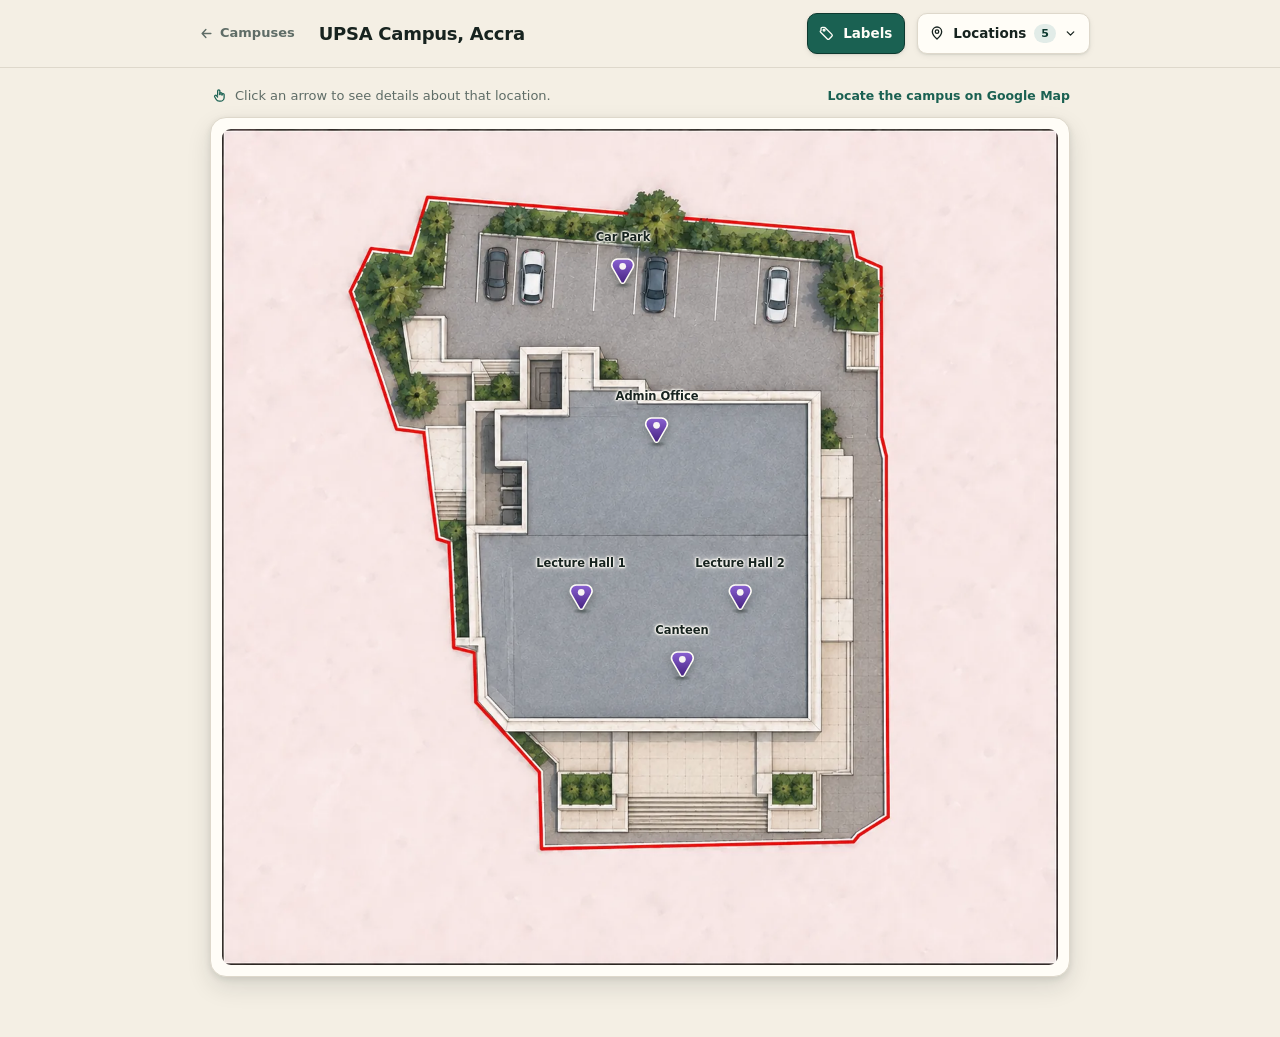
<file: upsa-campus-map.html>
<!doctype html>
<html lang="en">
<head>
<meta charset="utf-8">
<meta name="viewport" content="width=device-width, initial-scale=1">
<title>UPSA Campus Map</title>
<meta name="description" content="Interactive map of the Ghana School of Law UPSA campus, Madina, Accra.">
<link rel="stylesheet" href="assets/css/base.css">
<link rel="stylesheet" href="assets/css/map.css">
<link rel="stylesheet" href="assets/css/map-precinct.css">
<script src="assets/js/icons.js" defer></script>
<script src="assets/js/map-core.js" defer></script>
<script src="assets/data/upsa.js" defer></script>
<script src="assets/js/precinct-map.js" defer></script>
</head>
<body class="campus-upsa">

<!-- Shared gradients for the pointer bodies. Referenced by fill:url(#id) in CSS. -->
<svg width="0" height="0" aria-hidden="true" style="position:absolute">
  <defs>
    <linearGradient id="gradGreen" x1="0" y1="0" x2="0" y2="1">
      <stop offset="0%" stop-color="#2c7d6a"/><stop offset="100%" stop-color="#124a3d"/>
    </linearGradient>
    <linearGradient id="gradGreenLit" x1="0" y1="0" x2="0" y2="1">
      <stop offset="0%" stop-color="#3d9a84"/><stop offset="100%" stop-color="#17604f"/>
    </linearGradient>
    <linearGradient id="gradGold" x1="0" y1="0" x2="0" y2="1">
      <stop offset="0%" stop-color="#eeb254"/><stop offset="100%" stop-color="#b1741f"/>
    </linearGradient>
    <linearGradient id="gradPin" x1="0" y1="0" x2="0" y2="1">
      <stop offset="0%" stop-color="#8b62d3"/><stop offset="100%" stop-color="#45227f"/>
    </linearGradient>
    <linearGradient id="gradPinLit" x1="0" y1="0" x2="0" y2="1">
      <stop offset="0%" stop-color="#a57be8"/><stop offset="100%" stop-color="#673ab7"/>
    </linearGradient>
  </defs>
</svg>

<header>
  <div class="wrap bar">
    <a class="back" href="campuses.html">
      <svg viewBox="0 0 24 24" fill="none" stroke="currentColor" stroke-width="2.2" stroke-linecap="round" stroke-linejoin="round" aria-hidden="true">
        <path d="M19 12H6M11 5.5L5 12l6 6.5"/>
      </svg>
      <span>Campuses</span>
    </a>
    <div class="title"><h1>UPSA Campus, Accra</h1></div>

    <button class="lbl-btn" id="btnLabels" type="button" aria-pressed="true" title="Show or hide the arrows and names">
      <svg viewBox="0 0 24 24" fill="none" stroke="currentColor" stroke-width="2" stroke-linecap="round" stroke-linejoin="round" aria-hidden="true">
        <path d="M3 8.4V5.5a2 2 0 0 1 2-2h2.9a2 2 0 0 1 1.4.6l10 10a2 2 0 0 1 0 2.8l-4 4a2 2 0 0 1-2.8 0l-10-10a2 2 0 0 1-.6-1.4z"/>
        <circle cx="7.6" cy="7.6" r="1.4"/>
      </svg>
      <span class="label">Labels</span>
    </button>

    <div class="browse">
      <button class="browse-btn" id="browseBtn" type="button" aria-expanded="false" aria-controls="browsePanel" aria-haspopup="listbox">
        <svg class="lead" viewBox="0 0 24 24" fill="none" stroke="currentColor" stroke-width="2" stroke-linecap="round" stroke-linejoin="round" aria-hidden="true">
          <path d="M12 21s7-6.1 7-11a7 7 0 1 0-14 0c0 4.9 7 11 7 11z"/><circle cx="12" cy="10" r="2.6"/>
        </svg>
        <span class="label">Locations</span>
        <span class="badge" id="badge">0</span>
        <svg class="chev" viewBox="0 0 24 24" fill="none" stroke="currentColor" stroke-width="2.4" stroke-linecap="round" stroke-linejoin="round" aria-hidden="true">
          <path d="M6 9l6 6 6-6"/>
        </svg>
      </button>

      <div class="panel" id="browsePanel" hidden>
        <ul id="list" role="listbox" aria-label="Campus locations"></ul>
      </div>
    </div>
  </div>
</header>

<div class="wrap">
  <main>
    <p class="hint">
      <svg viewBox="0 0 24 24" fill="none" stroke="currentColor" stroke-width="2" stroke-linecap="round" stroke-linejoin="round" aria-hidden="true">
        <path d="M9 11.5V4.8a1.8 1.8 0 1 1 3.6 0v5.4"/>
        <path d="M12.6 10.6V9a1.7 1.7 0 1 1 3.4 0v1.9"/>
        <path d="M16 11.2v-.7a1.7 1.7 0 1 1 3.4 0V15a6 6 0 0 1-6 6h-1.7a6 6 0 0 1-5.2-3l-2.1-3.6a1.8 1.8 0 0 1 3-2l1.6 2"/>
      </svg>
      Click an arrow to see details about that location.
      <a class="campus-gps" href="https://www.google.com/maps?q=5.66252,-0.16744"
         target="_blank" rel="noopener">Locate the campus on Google Map</a>
    </p>

    <div class="stage">
      <div class="canvas" id="canvas">
        <img class="plan" id="plan" src="assets/img/upsa/upsa-campus-plan.webp" alt="Illustrated plan of the SRC Students Center, the UPSA law campus">
        <!-- viewBox must match the coordinate space the landmark data uses. -->
        <svg class="landmarks" id="landmarks" viewBox="0 0 1254 1254" preserveAspectRatio="none" aria-hidden="true"></svg>
        <div class="pins" id="pins"></div>
        <div class="info" id="info" role="dialog" aria-labelledby="info-title" hidden></div>
      </div>
    </div>
  </main>
</div>

</body>
</html>
</file>
<file: assets/css/base.css>
/* =============================================================================
   base.css — design tokens, reset and page shell.
   Loaded first by every page in the site.
   ========================================================================== */

:root{
  /* palette */
  --ink:#17231f;
  --muted:#5f6d67;
  --paper:#f4efe4;
  --surface:#fffdf7;
  --line:#ded8cb;
  --green:#1a6152;
  --green-700:#0d392f;
  --green-100:#e2ece8;
  --gold:#d29433;
  --gold-700:#8a5f1c;

  /* elevation */
  --shadow-sm:0 1px 2px rgba(23,35,31,.10), 0 2px 6px rgba(23,35,31,.06);
  --shadow-md:0 2px 6px rgba(23,35,31,.10), 0 10px 24px rgba(23,35,31,.12);
  --shadow-lg:0 6px 16px rgba(23,35,31,.14), 0 28px 56px rgba(23,35,31,.20);

  /* type — Fraunces carries the display voice on the pages that load it; the
     system sans stays the UI and reading face everywhere. */
  --display:"Fraunces",ui-serif,Georgia,"Times New Roman",serif;

  /* motion */
  --spring:cubic-bezier(.34,1.56,.64,1);
  --ease:cubic-bezier(.16,1,.3,1);

  /* layout — pages override this to widen the content column */
  --wrap:900px;
}

/* ---------- reset ---------- */
*{
  box-sizing:border-box;
  scrollbar-width:thin;
  scrollbar-color:#c7c0b1 transparent;
}
html{-webkit-text-size-adjust:100%}
body{
  margin:0; background:var(--paper); color:var(--ink);
  font:400 16px/1.55 ui-sans-serif,system-ui,"Segoe UI",Roboto,"Helvetica Neue",sans-serif;
  -webkit-font-smoothing:antialiased;
}

/* Browser surfaces themed from the palette rather than left at defaults. */
::selection{background:var(--green-100); color:var(--green-700)}
:focus-visible{outline:2px solid var(--green); outline-offset:2px; border-radius:6px}
::-webkit-scrollbar{width:10px; height:10px}
::-webkit-scrollbar-thumb{
  background:#c7c0b1; border-radius:99px;
  border:3px solid transparent; background-clip:content-box;
}
::-webkit-scrollbar-thumb:hover{background:#a9a294; background-clip:content-box}

/* ---------- shell ---------- */
.wrap{max-width:var(--wrap); margin:0 auto; padding:0 20px}

@media(max-width:720px){
  .wrap{padding:0 13px}
}
</file>
<file: assets/css/home.css>
/* =============================================================================
   home.css — the landing page (index.html) only.
   Requires base.css. The campus chooser lives on campuses.html.
   ========================================================================== */

:root{--wrap:1120px}

/* ---------- header ---------- */
header{border-bottom:1px solid var(--line); background:var(--surface)}
/* Vertical only, so .wrap keeps supplying the horizontal padding and the
   wordmark lines up with the hero copy below it. */
.bar{display:flex; align-items:center; gap:12px; padding-top:16px; padding-bottom:16px}
.bar strong{font-size:15px; font-weight:650; letter-spacing:-.01em}
.crest{
  width:34px; height:34px; flex:none; border-radius:9px;
  display:grid; place-items:center; background:var(--green); color:#fffdf7;
}
.crest svg{width:19px; height:19px}

/* =============================================================================
   Hero — the page is only this, so it fills the screen on purpose.
   ========================================================================== */

.hero{
  display:grid; align-items:center;
  min-height:calc(100svh - 67px);
  padding:clamp(40px,6vw,72px) 0;
}
.hero-grid{
  display:grid; gap:clamp(34px,5vw,64px);
  grid-template-columns:1fr; align-items:center; width:100%;
}
@media(min-width:900px){
  .hero-grid{grid-template-columns:minmax(0,1fr) minmax(0,400px)}
}

.hero-copy h1{
  margin:0 0 18px;
  font-family:var(--display); font-optical-sizing:auto;
  font-size:clamp(2.6rem,6vw,4.1rem);
  line-height:1.02; font-weight:600; letter-spacing:-.022em;
  text-wrap:balance;
}
.deck{
  margin:0; max-width:52ch;
  font-size:clamp(1rem,1.5vw,1.11rem); line-height:1.62;
  color:var(--muted); text-wrap:pretty;
}

.hero-cta{
  display:inline-flex; align-items:center; gap:9px; margin-top:28px;
  padding:13px 21px 13px 23px; border-radius:99px;
  font-size:14.5px; font-weight:650; letter-spacing:-.006em; text-decoration:none;
  color:#fffdf7; background:var(--green); border:1px solid var(--green-700);
  box-shadow:var(--shadow-sm);
  transition:background-color .18s, box-shadow .22s var(--ease), transform .22s var(--ease);
}
.hero-cta svg{width:15px; height:15px; transition:transform .3s var(--spring)}
.hero-cta:hover{background:var(--green-700); box-shadow:var(--shadow-md); transform:translateY(-1px)}
.hero-cta:hover svg{transform:translateX(4px)}

/* ---------- the illustrated plan ----------
   Framed like the .stage on the map pages, so the landing page and the maps
   read as one product. The drawing itself is generic on purpose. */
.hero-figure{justify-self:center; width:100%; max-width:400px}
.hero-stage{
  background:var(--surface); border:1px solid var(--line);
  border-radius:18px; padding:10px; box-shadow:var(--shadow-md);
}
.hero-canvas{
  position:relative; overflow:hidden;
  aspect-ratio:5/6; border-radius:11px; background:var(--paper);
}
.hero-plan{display:block; width:100%; height:100%}

/* ---------- the pointer motif, borrowed from the maps ----------
   Static and non-interactive here: the tip rests on its plan coordinate, the
   ground shadow stays planted and shrinks as the pointer lifts. */
.hero-pin{
  position:absolute; transform:translate(-50%,-100%);
  display:flex; flex-direction:column; align-items:center; line-height:1;
}
.hero-bob{
  display:flex; flex-direction:column; align-items:center; gap:5px;
  will-change:transform;
  animation:heroBob 2.1s ease-in-out var(--d,0ms) infinite;
}
@keyframes heroBob{
  0%,100%{transform:translateY(0)}
  50%    {transform:translateY(-11px)}
}
.hero-ground{
  width:17px; height:5px; margin-top:-3px; border-radius:50%;
  background:radial-gradient(ellipse at center, rgba(23,35,31,.45), rgba(23,35,31,0) 72%);
  animation:heroGround 2.1s ease-in-out var(--d,0ms) infinite;
}
@keyframes heroGround{
  0%,100%{transform:scale(1);   opacity:.85}
  50%    {transform:scale(.68); opacity:.4}
}
.hero-arrow{
  display:block; width:25px; height:29px;
  fill:url(#gradGreen);
  filter:drop-shadow(0 3px 4px rgba(23,35,31,.32));
}
/* nothing loops while the plan is off screen */
.hero-canvas.rest .hero-bob,.hero-canvas.rest .hero-ground{animation-play-state:paused}

/* =============================================================================
   Arrival
   ========================================================================== */

.hero-copy > *{animation:rise .8s var(--ease) both}
.hero-copy h1{animation-delay:.02s}
.hero-copy .deck{animation-delay:.1s}
.hero-copy .hero-cta{animation-delay:.18s}
@keyframes rise{
  from{opacity:0; transform:translateY(14px)}
  to  {opacity:1; transform:none}
}

/* The plan gets the authored entrance: it settles in rather than fading. */
.hero-figure{animation:settle 1s var(--ease) .12s both}
@keyframes settle{
  from{opacity:0; transform:translateY(26px) scale(.965)}
  to  {opacity:1; transform:none}
}

@media(prefers-reduced-motion:reduce){
  .hero-bob,.hero-ground{animation:none; transform:none}
  .hero-copy > *,.hero-figure{animation:none}
  .hero-cta:hover{transform:none}
}
</file>
<file: assets/css/map.css>
/* =============================================================================
   map.css — the interactive campus map shell, shared by every map page.
   Requires base.css. A page then loads exactly one variant stylesheet:
   map-makola.css (traced building footprints) or map-precinct.css (halos).
   ========================================================================== */

/* Each campus uses a marker colour chosen for contrast with its own plan.
   These variables also drive the linked hover and selected highlights. */
:root{
  --marker:#5b4bdb;
  --marker-strong:#4032a3;
  --marker-rgb:91,75,219;
}
.campus-acce{
  --marker:#2563eb;
  --marker-strong:#1d4ed8;
  --marker-rgb:37,99,235;
}
.campus-gimpa{
  --marker:#d94f3d;
  --marker-strong:#a93229;
  --marker-rgb:217,79,61;
}
.campus-knust{
  --marker:#6d4aff;
  --marker-strong:#4932b3;
  --marker-rgb:109,74,255;
}
.campus-makola{
  --marker:#007c83;
  --marker-strong:#005b62;
  --marker-rgb:0,124,131;
}
.campus-upsa{
  --marker:#673ab7;
  --marker-strong:#45227f;
  --marker-rgb:103,58,183;
}

/* ---------- header ---------- */
header{
  position:sticky; top:0; z-index:60;
  background:rgba(244,239,228,.9); backdrop-filter:blur(12px);
  border-bottom:1px solid var(--line);
}
.bar{display:flex; align-items:center; gap:12px; padding:13px 0}
.back{
  display:flex; align-items:center; gap:6px; flex:none;
  padding:7px 11px 7px 8px; border-radius:9px; text-decoration:none;
  font-size:13px; font-weight:600; color:var(--muted);
  border:1px solid transparent; transition:background-color .16s, color .16s;
}
.back:hover{background:var(--green-100); color:var(--green-700)}
.back svg{width:15px; height:15px}
.title{min-width:0; margin-right:auto}
.title h1{
  margin:0; font-size:18px; font-weight:650; letter-spacing:-.015em;
  white-space:nowrap; overflow:hidden; text-overflow:ellipsis;
}

/* ---------- header pill buttons ---------- */
.lbl-btn,.browse-btn{
  display:flex; align-items:center; gap:8px; flex:none;
  padding:9px 12px 9px 11px; font:inherit; font-size:13.5px; font-weight:600;
  color:var(--ink); background:var(--surface); cursor:pointer;
  border:1px solid var(--line); border-radius:10px; box-shadow:var(--shadow-sm);
  transition:border-color .16s, box-shadow .16s, background-color .16s, color .16s;
}
.lbl-btn:hover,.browse-btn:hover{border-color:rgba(26,97,82,.55); box-shadow:var(--shadow-md)}
.lbl-btn[aria-pressed="true"],
.browse-btn[aria-expanded="true"]{background:var(--green); color:#fffdf7; border-color:var(--green-700)}
.lbl-btn svg,.browse-btn .lead{width:16px; height:16px; flex:none}
.browse-btn .chev{width:13px; height:13px; flex:none; transition:transform .26s var(--ease)}
.browse-btn[aria-expanded="true"] .chev{transform:rotate(180deg)}
.badge{
  padding:1px 7px; border-radius:99px; font-size:11px; font-weight:650;
  background:var(--green-100); color:var(--green-700); font-variant-numeric:tabular-nums;
}
.browse-btn[aria-expanded="true"] .badge{background:rgba(255,253,247,.2); color:#fffdf7}

/* ---------- locations dropdown ---------- */
.browse{position:relative; flex:none}
.panel{
  position:absolute; top:calc(100% + 9px); right:0; width:340px; z-index:70;
  background:var(--surface); border:1px solid var(--line);
  border-radius:13px; box-shadow:var(--shadow-lg); overflow:hidden;
  animation:drop .24s var(--ease) both;
}
.panel[hidden]{display:none}
@keyframes drop{
  from{opacity:0; transform:translateY(-8px) scale(.98)}
  to  {opacity:1; transform:none}
}

/* Bounded so the panel never blankets the map behind it. */
#list{
  list-style:none; margin:0; padding:7px;
  max-height:min(42vh, 320px); overflow:auto; overscroll-behavior:contain;
  display:flex; flex-direction:column; gap:3px;
}
#list button{
  width:100%; display:flex; align-items:center; gap:10px;
  text-align:left; cursor:pointer; font:inherit; color:inherit;
  background:none; border:0; border-radius:9px; padding:9px;
  transition:background-color .13s;
}
#list button:hover,#list button.active{background:var(--green-100)}
#list button[aria-current="true"]{background:#f8ecd8}
#list .glyph{
  flex:none; width:25px; height:25px; border-radius:7px;
  display:grid; place-items:center; background:var(--green-100); color:var(--green);
}
#list button:hover .glyph,#list button.active .glyph{background:var(--surface)}
#list button[aria-current="true"] .glyph{background:var(--surface); color:var(--gold-700)}
#list .glyph svg{width:14px; height:14px}
#list .txt{min-width:0}
#list b{
  display:block; font-weight:600; font-size:13.5px; letter-spacing:-.005em;
  overflow:hidden; text-overflow:ellipsis; white-space:nowrap;
}
#list small{
  display:block; color:var(--muted); font-size:12px;
  overflow:hidden; text-overflow:ellipsis; white-space:nowrap;
}

/* ---------- map stage ---------- */
main{padding:18px 0 60px}
.hint{
  display:flex; align-items:center; flex-wrap:wrap; gap:8px;
  margin:0 0 11px 2px; font-size:13px; color:var(--muted);
}
.hint svg{width:15px; height:15px; flex:none; color:var(--green)}
.campus-gps{margin-left:auto; font-size:12.5px; font-weight:600; color:var(--green); text-decoration:none}
.campus-gps:hover{text-decoration:underline}
@media(max-width:620px){ .campus-gps{margin-left:0; flex:1 1 100%} }

.stage{
  position:relative; background:var(--surface);
  border:1px solid var(--line); border-radius:16px;
  padding:11px; box-shadow:var(--shadow-md);
}
.canvas{position:relative; border-radius:9px; overflow:hidden; background:#efe6e6}

/* ---------- bouncing map pointers ----------
   The tip of each pointer rests on its plan coordinate, so .pin is anchored
   bottom-centre. .bob carries the loop; .ground stays planted and shrinks as
   the pointer lifts, which is what actually sells the height. */
.pins{position:absolute; inset:0; z-index:1}
.pins.off .pin{display:none}
.pins.off .pin.on{display:flex}   /* a place picked from the list still shows */

.pin{
  position:absolute; transform:translate(-50%,-100%);
  display:flex; flex-direction:column; align-items:center;
  padding:0; border:0; background:none; cursor:pointer;
  font:inherit; color:inherit; line-height:1;
}
.bob{
  display:flex; flex-direction:column; align-items:center; gap:5px;
  will-change:transform;
  animation:bob var(--dur,2s) ease-in-out var(--d,0ms) infinite;
}
@keyframes bob{
  0%,100%{transform:translateY(0)}
  50%    {transform:translateY(-13px)}
}
.ground{
  width:19px; height:6px; margin-top:-3px; border-radius:50%;
  background:radial-gradient(ellipse at center, rgba(23,35,31,.45), rgba(23,35,31,0) 72%);
  animation:groundshadow var(--dur,2s) ease-in-out var(--d,0ms) infinite;
}
@keyframes groundshadow{
  0%,100%{transform:scale(1);   opacity:.85}
  50%    {transform:scale(.66); opacity:.4}
}
.arrow{display:block; width:28px; height:32px; filter:drop-shadow(0 3px 4px rgba(23,35,31,.33))}
.arrow .body{fill:url(#gradPin); stroke:#fffdf7; stroke-width:1.6}
.arrow .eye{fill:#fffdf7; opacity:.95}

/* Full building names, wrapped to keep each chip narrow enough not to
   collide with its neighbours. Each variant sets its own width.

   At rest the name carries no plate at all — a panel behind fifteen labels
   hides more of the plan than the labels are worth. Legibility comes from a
   tight paper-coloured halo painted around the glyphs instead, which costs
   only the few pixels the letters themselves occupy. The weight is up a step
   because text with no card under it needs the extra body. */
.chip{
  padding:4px 9px; border-radius:7px;
  text-align:center; text-wrap:balance; line-height:1.22;
  font-size:11.5px; font-weight:650; letter-spacing:-.005em; color:var(--ink);
  background:none; border-color:transparent;
  text-shadow:
     0   1px 2px rgba(255,253,247,.95),  0 -1px 2px rgba(255,253,247,.95),
     1px 0   2px rgba(255,253,247,.95), -1px 0   2px rgba(255,253,247,.95),
     0   0   6px rgba(255,253,247,.85);
  transition:background-color .2s var(--ease), color .2s var(--ease),
             border-color .2s, box-shadow .28s var(--ease),
             text-shadow .2s var(--ease), transform .3s var(--spring);
}

/* hover / keyboard focus: bounce faster, and light the chip up */
.pin:hover,.pin:focus-visible{z-index:4}
.pin:hover .bob,.pin:focus-visible .bob,.pin.hot .bob,
.pin:hover .ground,.pin:focus-visible .ground,.pin.hot .ground{animation-duration:1.05s}
.pin:hover .chip,.pin:focus-visible .chip,.pin.hot .chip{
  transform:scale(1.08); background:var(--marker-strong); color:#fffdf7;
  border-color:var(--marker); box-shadow:var(--shadow-md); text-shadow:none;
}
.pin:hover .arrow .body,.pin:focus-visible .arrow .body,.pin.hot .arrow .body{fill:url(#gradPinLit)}
.pin:focus-visible{outline:none}
.pin:focus-visible .chip{outline:2px solid var(--marker); outline-offset:3px}

/* selected: the pointer stops bouncing and plants itself. Closing the card
   puts it back in the loop. */
.pin.on{z-index:5}
.pin.on .bob{animation:land .5s var(--spring) both}
.pin.on .ground{animation:none; transform:scale(1.05); opacity:.9}
@keyframes land{
  0%  {transform:translateY(-13px)}
  60% {transform:translateY(2px)}
  100%{transform:translateY(0)}
}
.pin.on .arrow{width:32px; height:37px; filter:drop-shadow(0 4px 7px rgba(23,35,31,.38))}
.pin.on .arrow .body{fill:url(#gradPinLit); stroke:#fffdf7}
.pin.on .chip{
  transform:scale(1.08); background:var(--marker-strong); color:#fffdf7;
  border-color:var(--marker); box-shadow:var(--shadow-md); text-shadow:none;
}

/* nothing loops while the map is off screen */
.canvas.rest .bob,.canvas.rest .ground{animation-play-state:paused}

/* ---------- anchored details card ---------- */
.info{
  position:absolute; z-index:30;
  left:var(--px); top:var(--py); width:314px;
  background:var(--surface); border:1px solid var(--line);
  border-radius:14px; box-shadow:var(--shadow-lg);
  transform-origin:var(--ox,0%) var(--oy,50%);
  animation:pop .36s var(--ease) both;
  max-height:calc(100% - 20px); overscroll-behavior:contain;   /* never blanket the map */
}
.info[hidden]{display:none}
@keyframes pop{
  from{opacity:0; transform:scale(.93) translateY(6px)}
  to  {opacity:1; transform:none}
}
.info h2{margin:0 30px 6px 0; font-size:16px; font-weight:680; letter-spacing:-.012em; line-height:1.3}
.info h3{
  margin:15px 0 8px; font-size:11px; font-weight:650;
  text-transform:uppercase; letter-spacing:.085em; color:var(--muted);
}

.facts{display:flex; flex-wrap:wrap; gap:6px}
.fact{
  display:inline-flex; align-items:center; gap:6px;
  padding:4px 10px 4px 8px; border-radius:99px;
  font-size:12px; font-weight:550; color:var(--green-700); background:var(--green-100);
}
.fact svg{width:13px; height:13px; flex:none}

.where{
  margin:12px 0 0; padding:11px 12px; border-radius:10px;
  background:var(--paper); font-size:13px; line-height:1.5; color:var(--ink);
}
.where b{
  display:block; font-size:11px; font-weight:650; text-transform:uppercase;
  letter-spacing:.085em; color:var(--muted); margin-bottom:4px;
}

/* What is inside a building. Used by both map types. */
.rooms{margin:0; padding:0; list-style:none; font-size:13.5px}
.rooms li{
  padding:5px 0 5px 15px; position:relative; line-height:1.4;
  border-top:1px solid rgba(222,216,203,.65);
}
.rooms li:first-child{border-top:0}
.rooms li::before{
  content:""; position:absolute; left:2px; top:12px;
  width:5px; height:5px; border-radius:99px; background:var(--line);
}
.rooms li.match{font-weight:600; color:var(--gold-700)}
.rooms li.match::before{background:var(--gold)}

.close{
  position:absolute; top:11px; right:11px;
  display:grid; place-items:center; width:29px; height:29px;
  border:0; border-radius:8px; background:none; color:var(--muted);
  cursor:pointer; transition:background-color .16s, color .16s;
}
.close:hover{background:var(--green-100); color:var(--green-700)}
.close svg{width:15px; height:15px}

/* ---------- narrow screens ---------- */
@media(max-width:720px){
  .bar{gap:9px; padding:11px 0}
  .title h1{font-size:16px}
  .back span,.lbl-btn .label,.browse-btn .label{display:none}
  .lbl-btn,.browse-btn{padding:8px 10px}
  .panel{position:fixed; left:13px; right:13px; top:auto; width:auto}
  #list{max-height:30vh}         /* the map stays visible behind the panel */
  .hint{font-size:12px}
  .arrow{width:23px; height:27px}
  .pin .chip{display:none}
  .pin.on .chip,.pin.hot .chip{display:block}
  .info{
    position:fixed; left:0; right:0; bottom:0; top:auto; width:auto;
    border-radius:16px 16px 0 0; max-height:62vh; overflow-y:auto;
    animation:sheet .34s var(--ease) both;
  }
  @keyframes sheet{from{opacity:0; transform:translateY(24px)} to{opacity:1; transform:none}}
}

/* Reduced motion: the loop is decorative, so it goes. Selection feedback,
   which carries meaning, stays. */
@media(prefers-reduced-motion:reduce){
  .bob,.ground,.pin.on .bob{animation:none !important; transform:none !important}
  .info,.panel{animation-duration:.01ms}
  .pin:hover .chip,.pin.hot .chip,.pin.on .chip{transform:none}
}
</file>
<file: assets/css/map-precinct.css>
/* =============================================================================
   map-precinct.css — the illustrated precinct maps (GIMPA and KNUST).
   Requires base.css and map.css, and must load after both.

   These campuses have no traced building footprints, so a venue is marked by
   a soft halo under its pointer rather than by an outline, and the plan is
   annotated with static road and landmark names.
   ========================================================================== */

/* ---------- the plan ----------
   No fixed aspect ratio: the plan image sets the height, so these pages work
   whatever dimensions the illustration turns out to be. */
.canvas img.plan{display:block; width:100%; height:auto; filter:saturate(.92)}
.pins{z-index:2}

/* ---------- halo in place of a building outline ---------- */
.halo{
  position:absolute; width:var(--r,12%); aspect-ratio:1;
  transform:translate(-50%,-50%); border-radius:50%; pointer-events:none;
  background:radial-gradient(circle, rgba(var(--marker-rgb),.30), rgba(var(--marker-rgb),.10) 55%, rgba(var(--marker-rgb),0) 72%);
  opacity:0; transition:opacity .25s var(--ease);
}
.halo.hot{opacity:1}
.halo.on{
  opacity:1;
  background:radial-gradient(circle, rgba(var(--marker-rgb),.52), rgba(var(--marker-rgb),.18) 55%, rgba(var(--marker-rgb),0) 72%);
}
.halo.on::after{
  content:""; position:absolute; inset:14%; border-radius:50%;
  border:2.5px solid var(--marker); animation:pulse 1.9s var(--ease) infinite;
}
@keyframes pulse{
  0%  {transform:scale(.72); opacity:.95}
  70% {transform:scale(1.25); opacity:0}
  100%{opacity:0}
}
.canvas.rest .halo::after{animation-play-state:paused}

/* ---------- static map labels ----------
   Roads and landmarks, named the way a printed map names them.
   No arrow, no hit area, no detail card. */
.landmarks{position:absolute; inset:0; width:100%; height:100%; pointer-events:none; z-index:1}
.landmarks text{
  paint-order:stroke fill; stroke:#fffdf7; stroke-width:5; stroke-linejoin:round;
  font-family:ui-sans-serif,system-ui,"Segoe UI",Roboto,sans-serif;
}
.landmarks .road{fill:#6b563c; font-size:21px; font-weight:600; letter-spacing:1.6px; text-transform:uppercase}
.landmarks .spot{fill:#3d4034; font-size:20px; font-weight:550; letter-spacing:.2px}
.canvas.nolabels .landmarks{display:none}
@media(max-width:620px){ .landmarks{display:none} }   /* too small to read */

/* ---------- pointer chip ----------
   Wider than Makola's, because these venues are far apart and carry longer
   names. Like Makola it sits on the plan with no plate behind it, so nothing
   underneath is covered; the halo set in map.css does the legibility work. */
.chip{
  max-width:150px;
}

/* ---------- campus-wide information button ----------
   Uses the same compact control language as the Makola service buttons, but
   opens a notice only: no pins or buildings are highlighted. */
.svc-bar{position:absolute; top:21px; right:21px; z-index:20; display:flex; gap:8px}
.svc-btn{
  display:flex; align-items:center; gap:8px;
  padding:8px 13px 8px 9px; font:inherit; font-size:13px; font-weight:650;
  cursor:pointer; border-radius:99px; border:1.5px solid;
  background:var(--surface); box-shadow:var(--shadow-md);
  transition:transform .22s var(--spring), box-shadow .2s, background-color .2s, color .2s;
}
.svc-btn:hover{transform:translateY(-2px); box-shadow:var(--shadow-lg)}
.svc-btn svg{width:21px; height:21px; flex:none}
.svc-btn.washroom{color:#22557a; border-color:#a9c8dd}
.svc-btn.washroom[aria-pressed="true"]{background:#2b6b96; border-color:#1d4b6d; color:#fff; box-shadow:var(--shadow-lg)}

/* ---------- details card ----------
   Padding lives on .pad so the photograph can run edge to edge. */
.info{padding:0 0 15px; overflow:hidden; overflow-y:auto}
.pad{padding:15px 17px 0}
/* Declaring a ratio reserves the right space before the file arrives; without
   it the card is measured short on a fresh load and anchored as though it
   were, which clips it. Letterboxed rather than square so a card carrying a
   long list of rooms still fits inside the map. */
.shot{
  display:block; width:100%; aspect-ratio:16/10; object-fit:cover;
  background:var(--paper); border-bottom:1px solid var(--line);
}
.shot.missing{display:none}   /* set by the script when the artwork is absent */
.info .sub{margin:0 0 11px; font-size:13px; line-height:1.45; color:var(--muted)}
.info .notice-copy{
  margin:0; padding:12px 13px; border-radius:10px;
  background:#e8f1f8; color:#1d4b6d; font-size:13.5px; line-height:1.55;
}

.classes{margin:0; padding:0; list-style:none}
.classes li{
  padding:8px 10px; margin-bottom:5px; border-radius:9px;
  background:#f8ecd8; font-size:13px; line-height:1.4;
}
.classes li:last-child{margin-bottom:0}
.classes b{
  display:block; font-size:11px; font-weight:650; letter-spacing:.05em;
  text-transform:uppercase; color:var(--gold-700); margin-bottom:2px;
}
.classes span{display:block; font-weight:600; color:var(--ink)}
.classes small{display:block; margin-top:2px; font-size:12px; color:var(--muted)}

.coords{display:flex; align-items:baseline; gap:8px; margin:10px 0 0; font-size:12.5px; color:var(--ink)}
.coords b{
  font-size:11px; font-weight:650; text-transform:uppercase;
  letter-spacing:.085em; color:var(--muted); flex:none;
}
.coords span{font-variant-numeric:tabular-nums; letter-spacing:-.01em}

.maps{
  display:flex; align-items:center; justify-content:center; gap:8px;
  margin-top:13px; padding:11px 14px; border-radius:10px;
  font-size:13.5px; font-weight:650; text-decoration:none;
  color:#fffdf7; background:var(--green); border:1px solid var(--green-700);
  box-shadow:var(--shadow-sm);
  transition:background-color .16s, transform .16s var(--ease), box-shadow .16s;
}
.maps:hover{background:var(--green-700); transform:translateY(-1px); box-shadow:var(--shadow-md)}
.maps svg{width:15px; height:15px; flex:none}

/* The close button sits over the photograph, so it needs its own ground. */
.close{
  width:30px; height:30px;
  background:rgba(255,253,247,.92); color:var(--ink); box-shadow:var(--shadow-sm);
}

/* ---------- narrow screens ---------- */
@media(max-width:720px){
  .svc-bar{top:13px; right:13px}
  .svc-btn{padding:9px; border-radius:50%}
  .svc-btn .label{display:none}
  .info{max-height:64vh}
}

@media(prefers-reduced-motion:reduce){
  .halo.on::after{animation:none}
}
</file>
<file: assets/css/campuses.css>
/* =============================================================================
   campuses.css — the campus chooser (campuses.html) only.
   Requires base.css.

   Deliberately a different shape from the landing page: that page is an airy
   two-column welcome, this one is a directory. One panel, hairline-divided
   rows, the plan artwork carrying each entry.
   ========================================================================== */

:root{--wrap:980px}

/* ---------- header ---------- */
header{border-bottom:1px solid var(--line); background:var(--surface)}
.bar{display:flex; align-items:center; gap:10px; padding-top:13px; padding-bottom:13px}
.bar strong{font-size:15px; font-weight:650; letter-spacing:-.01em}

.home{
  display:flex; align-items:center; gap:6px; flex:none;
  margin-right:6px; padding:7px 11px 7px 8px; border-radius:9px;
  font-size:13px; font-weight:600; color:var(--muted); text-decoration:none;
  transition:background-color .16s, color .16s;
}
.home:hover{background:var(--green-100); color:var(--green-700)}
.home svg{width:15px; height:15px}

.crest{
  width:30px; height:30px; flex:none; border-radius:8px;
  display:grid; place-items:center; background:var(--green); color:#fffdf7;
}
.crest svg{width:17px; height:17px}

/* ---------- intro ---------- */
.intro{padding:clamp(30px,5vw,54px) 0 clamp(20px,3vw,28px)}
.intro h1{
  margin:0 0 10px;
  font-family:var(--display); font-optical-sizing:auto;
  font-size:clamp(1.95rem,4.2vw,2.7rem);
  line-height:1.07; font-weight:600; letter-spacing:-.018em;
  text-wrap:balance;
}
.intro p{margin:0; max-width:58ch; font-size:15px; line-height:1.6; color:var(--muted); text-wrap:pretty}

/* =============================================================================
   The directory
   ========================================================================== */

.campus-list{
  list-style:none; margin:0; padding:0;
  background:var(--surface); border:1px solid var(--line);
  border-radius:18px; overflow:hidden; box-shadow:var(--shadow-sm);
}
.campus + .campus{border-top:1px solid var(--line)}

/* Stacked, the name leads and the classes follow the description. Side by
   side, the classes tuck under the plan as one unit. */
.campus-link{
  display:grid; gap:12px 22px; align-items:center;
  grid-template-columns:minmax(0,1fr) auto;
  grid-template-areas:
    "plan   plan"
    "detail go"
    "marks  marks";
  padding:16px; text-decoration:none; color:inherit;
  transition:background-color .2s var(--ease);
}
@media(min-width:720px){
  .campus-link{
    grid-template-columns:216px minmax(0,1fr) auto;
    grid-template-areas:
      "plan  detail go"
      "marks detail go";
    padding:18px;
  }
}
.campus-link:hover{background:var(--paper)}
.campus-link:focus-visible{outline:2px solid var(--green); outline-offset:-3px; border-radius:8px}

/* ---------- the plan, and the classes held there ---------- */
.plan{
  grid-area:plan; display:block; overflow:hidden;
  aspect-ratio:16/10; border-radius:12px;
  background:#efe6e6; border:1px solid var(--line);
}
@media(min-width:720px){ .plan{aspect-ratio:4/3} }
/* --zoom and --fx let a plan with a wide margin fill its frame; see the
   `frame` field in assets/data/campuses.js. */
.plan img{
  display:block; width:100%; height:100%; object-fit:cover;
  object-position:var(--fx,50%) 50%;
  transform:scale(var(--zoom,1));
  filter:saturate(.86);
  transition:filter .35s var(--ease), transform .55s var(--ease);
}
.campus-link:hover .plan img{filter:saturate(1); transform:scale(calc(var(--zoom,1) * 1.04))}
.plan.blank{display:grid; place-items:center; background:var(--paper)}
.plan.blank svg{width:100%; height:100%; opacity:.5}

/* ---------- the entry ---------- */
.detail{grid-area:detail; min-width:0}
.name{
  display:block; font-family:var(--display); font-optical-sizing:auto;
  font-size:23px; font-weight:600; letter-spacing:-.012em; line-height:1.14;
}
.place{
  display:flex; align-items:center; gap:5px; margin-top:7px;
  font-size:12.5px; font-weight:550; color:var(--green);
}
.place svg{width:12px; height:12px; flex:none}
.note{margin-top:9px; font-size:13.5px; line-height:1.55; color:var(--muted); max-width:54ch}

/* Answers "what runs here?" without opening the map. */
.marks{grid-area:marks; display:flex; flex-wrap:wrap; align-items:center; gap:6px}
.marks-label{
  flex:1 1 100%; margin-bottom:1px;
  font-size:10.5px; font-weight:650; letter-spacing:.09em;
  text-transform:uppercase; color:var(--muted);
}
.mark{
  padding:4px 10px; border-radius:99px;
  font-size:11.5px; font-weight:600; letter-spacing:-.004em;
  color:var(--green-700); background:var(--green-100);
}

.go{
  grid-area:go; justify-self:end;
  /* Stacked, it sits level with the campus name rather than mid-paragraph. */
  align-self:start; margin-top:2px;
  display:grid; place-items:center; width:42px; height:42px;
  border-radius:50%; color:var(--green); background:var(--green-100);
  transition:background-color .2s, color .2s, transform .3s var(--spring);
}
@media(min-width:720px){ .go{align-self:center; margin-top:0} }
.go svg{width:17px; height:17px}
.campus-link:hover .go{background:var(--green); color:#fffdf7; transform:translateX(3px)}

/* ---------- campuses without a map yet ----------
   The dashed edge marks it as provisional, echoing the campus boundary drawn
   on the landing page. */
.upcoming{
  display:flex; flex-wrap:wrap; align-items:center; gap:10px 14px;
  margin:22px 0 clamp(56px,8vw,96px);
  padding:16px 18px; border:1px dashed #cec4ac; border-radius:16px;
}
.upcoming[hidden]{display:none}
.upcoming b{font-size:13px; font-weight:650; color:var(--ink)}
.upcoming ul{display:flex; flex-wrap:wrap; gap:7px; margin:0; padding:0; list-style:none}
.upcoming li{
  padding:4px 11px; border-radius:99px;
  font-size:12.5px; font-weight:550; color:var(--muted);
  background:var(--surface); border:1px solid var(--line);
}
.upcoming .aside{flex:1 1 100%; margin:0; font-size:12.5px; line-height:1.5; color:var(--muted)}

/* ---------- arrival ---------- */
.campus{animation:slide .6s var(--ease) both; animation-delay:calc(.06s + var(--i,0) * .07s)}
@keyframes slide{
  from{opacity:0; transform:translateY(10px)}
  to  {opacity:1; transform:none}
}
.intro > *{animation:slide .6s var(--ease) both}
.intro p{animation-delay:.06s}

@media(prefers-reduced-motion:reduce){
  .campus,.intro > *{animation:none}
  .campus-link:hover .plan img,.campus-link:hover .go{transform:none}
}
</file>
<file: assets/css/map-makola.css>
/* =============================================================================
   map-makola.css — the Makola campus map only.
   Requires base.css and map.css, and must load after both.

   Makola is the one campus with traced building footprints, a room-level
   search and the emergency service layers, so everything below is additive
   to the shared map shell.
   ========================================================================== */

/* ---------- the plan ----------
   The source plan carries a wide empty margin; .layer crops to the campus
   itself while keeping every coordinate in the original 1512 x 1036 space. */
.canvas{aspect-ratio:855/990}
.layer{position:absolute; left:-34.50%; top:-1.01%; width:176.84%; height:104.65%}
.layer img{display:block; width:100%; height:auto; filter:saturate(.84) contrast(1.03)}
.layer svg.shapes{position:absolute; inset:0; width:100%; height:100%}

/* ---------- traced building footprints ---------- */
.shape{
  fill:transparent; stroke:transparent; stroke-width:4; stroke-linejoin:round;
  cursor:pointer; transition:fill .2s var(--ease), stroke .2s var(--ease);
}
.shape.hot{fill:rgba(var(--marker-rgb),.22); stroke:rgba(var(--marker-rgb),.9)}
.shape.on{fill:rgba(var(--marker-rgb),.36); stroke:var(--marker); stroke-width:5}

/* picked from the dropdown: two bright pulses so it is impossible to miss */
.shape.flash{animation:flash 1.05s var(--ease) 2}
@keyframes flash{
  0%,100%{fill:rgba(var(--marker-rgb),.36); stroke-width:5}
  45%    {fill:rgba(var(--marker-rgb),.72); stroke-width:8}
}

/* ---------- pointer chip ----------
   Narrow, because fifteen pointers sit close together here. No plate behind
   the name — the roofs underneath stay visible; the halo set in map.css is
   what keeps 11.5px text legible over a busy aerial photograph. */
.chip{
  max-width:96px; padding:3px 8px;
}

/* ---------- selection ring on the ground ---------- */
.ring{
  position:absolute; left:50%; bottom:-7px; width:22px; height:22px;
  margin-left:-11px; border-radius:50%; border:2px solid var(--marker);
  opacity:0; pointer-events:none;
}
.pin.on .ring{animation:ping 1.9s var(--ease) infinite}
@keyframes ping{
  0%  {transform:scale(.4)  scaleY(.42); opacity:.9}
  70% {transform:scale(2.1) scaleY(.42); opacity:0}
  100%{transform:scale(2.1) scaleY(.42); opacity:0}
}
.canvas.rest .ring{animation-play-state:paused}

/* ---------- search box inside the locations panel ---------- */
.panel{width:352px}
.panel-search{position:relative; padding:11px 11px 9px; border-bottom:1px solid var(--line)}
.panel-search svg{
  position:absolute; left:22px; top:50%; transform:translateY(-50%);
  width:15px; height:15px; color:var(--muted); pointer-events:none;
}
#q{
  width:100%; padding:9px 12px 9px 34px; font:inherit; font-size:16px; color:var(--ink);
  background:var(--paper); border:1px solid transparent; border-radius:8px;
}
#q::placeholder{color:var(--muted)}
#q:focus{outline:none; border-color:var(--green); background:var(--surface)}
#q::-webkit-search-cancel-button{-webkit-appearance:none}

.empty{padding:20px 12px; text-align:center; font-size:13.5px; color:var(--muted)}
.empty b{display:block; color:var(--ink); font-weight:600; margin-bottom:3px}

/* ---------- emergency service buttons (top-right of the map box) ---------- */
.svc-bar{position:absolute; top:21px; right:21px; z-index:20; display:flex; gap:8px}
.svc-btn{
  display:flex; align-items:center; gap:8px;
  padding:8px 13px 8px 9px; font:inherit; font-size:13px; font-weight:650;
  cursor:pointer; border-radius:99px; border:1.5px solid;
  background:var(--surface); box-shadow:var(--shadow-md);
  transition:transform .22s var(--spring), box-shadow .2s, background-color .2s, color .2s;
}
.svc-btn:hover{transform:translateY(-2px); box-shadow:var(--shadow-lg)}
.svc-btn svg{width:21px; height:21px; flex:none}
.svc-btn.clinic{color:#982c25; border-color:#e2b3ae}
.svc-btn.washroom{color:#22557a; border-color:#a9c8dd}
.svc-btn.clinic[aria-pressed="true"]{background:#b3352d; border-color:#8a251f; color:#fff}
.svc-btn.washroom[aria-pressed="true"]{background:#2b6b96; border-color:#1d4b6d; color:#fff}
.svc-btn[aria-pressed="true"]{box-shadow:var(--shadow-lg)}

/* ---------- service layer ----------
   While a service layer is on, the ordinary pointers step back. */
.pins.dim .pin{opacity:.3; pointer-events:none; filter:saturate(.25)}
.pins.dim .chip{display:none}   /* only the service labels read while a layer is on */
.svcpins{position:absolute; inset:0; z-index:2}
.svcpins[hidden]{display:none}

.pin.tone-red  .arrow .body{fill:url(#gradRed)}
.pin.tone-blue .arrow .body{fill:url(#gradBlue)}
.pin.tone-red:hover .arrow .body,.pin.tone-red:focus-visible .arrow .body,
.pin.tone-red.hot .arrow .body,.pin.tone-red.on .arrow .body{fill:url(#gradRed)}
.pin.tone-blue:hover .arrow .body,.pin.tone-blue:focus-visible .arrow .body,
.pin.tone-blue.hot .arrow .body,.pin.tone-blue.on .arrow .body{fill:url(#gradBlue)}
.pin.tone-red  .chip{color:#7d221c}
.pin.tone-blue .chip{color:#1a4467}
.pin.tone-red .ground,
.pin.tone-blue .ground{background:radial-gradient(ellipse at center, rgba(23,35,31,.5), rgba(23,35,31,0) 72%)}
.pin.tone-red:hover .chip,.pin.tone-red:focus-visible .chip,
.pin.tone-red.hot .chip,.pin.tone-red.on .chip{background:#b3352d; color:#fff; border-color:#8a251f; text-shadow:none}
.pin.tone-blue:hover .chip,.pin.tone-blue:focus-visible .chip,
.pin.tone-blue.hot .chip,.pin.tone-blue.on .chip{background:#2b6b96; color:#fff; border-color:#1d4b6d; text-shadow:none}
.pin.tone-red.on .arrow .body,.pin.tone-blue.on .arrow .body{stroke-width:2.2}
.pin.tone-red  .ring{border-color:#b3352d}
.pin.tone-blue .ring{border-color:#2b6b96}

.shape.tone-red {fill:rgba(179,53,45,.30);  stroke:#b3352d; stroke-width:5}
.shape.tone-blue{fill:rgba(43,107,150,.30); stroke:#2b6b96; stroke-width:5}
.shape.soft-red {fill:rgba(179,53,45,.11);  stroke:rgba(179,53,45,.55);  stroke-width:3}
.shape.soft-blue{fill:rgba(43,107,150,.11); stroke:rgba(43,107,150,.55); stroke-width:3}
.svc-shape{pointer-events:none}

/* ---------- details card ---------- */
.info{padding:17px 17px 15px; overflow:auto}
.info .desc{margin:0 0 12px; font-size:13.5px; line-height:1.5; color:var(--muted)}
.info h2{margin-right:28px; margin-bottom:7px}

.fact.tally{color:var(--gold-700); background:#f8ecd8}
.fact.warn{color:#8a3a2f; background:#f6e2dd}
.fact.clinic{color:#8a251f; background:#fbeae8}
.fact.wc{color:#1d4b6d; background:#e8f1f8}

.close{width:28px; height:28px; border-radius:7px}

/* ---------- narrow screens ---------- */
@media(max-width:720px){
  .panel{width:auto}
  .svc-bar{top:13px; right:13px; gap:6px}
  .svc-btn{padding:9px; border-radius:50%}
  .svc-btn .label{display:none}
  .info{padding-bottom:24px}
}

@media(prefers-reduced-motion:reduce){
  .ring{display:none}
  .shape.flash{animation-iteration-count:1}
}
</file>
